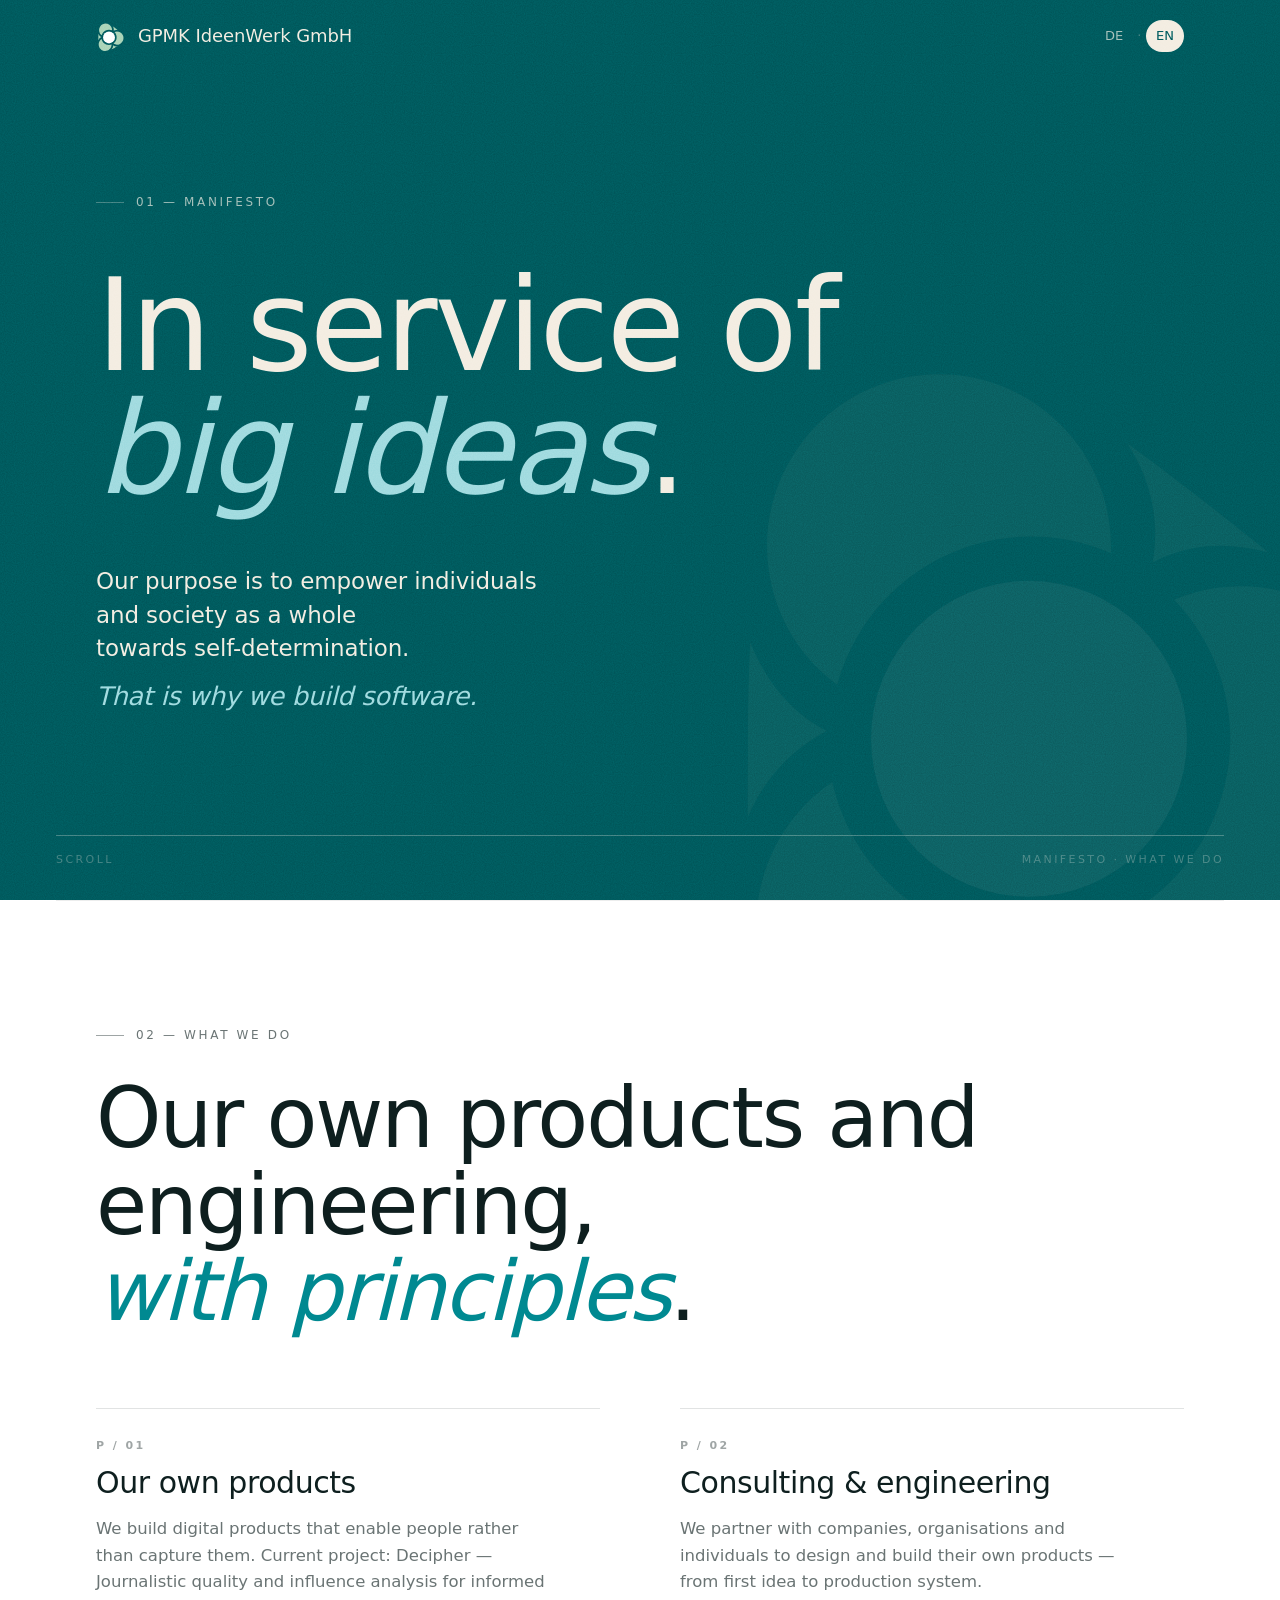
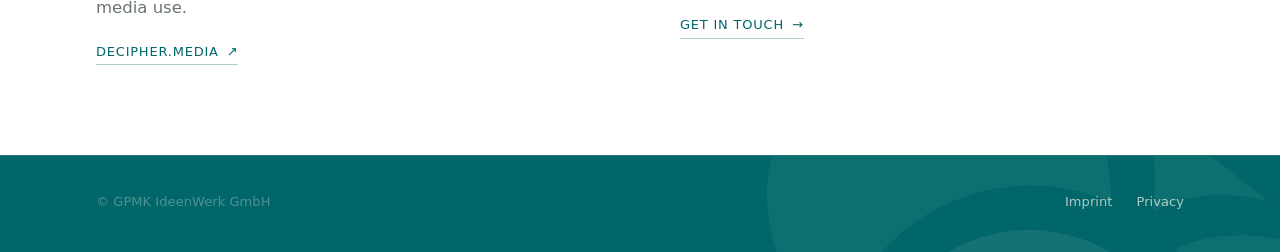
<file: index.html>
<!doctype html>
<html lang="de">
<head>
  <meta charset="utf-8" />
  <meta name="viewport" content="width=device-width, initial-scale=1" />
  <title>GPMK IdeenWerk GmbH — Großen Ideen verpflichtet.</title>
  <meta name="description" content="GPMK IdeenWerk GmbH entwickelt eigene digitale Produkte und begleitet Unternehmen bei der Software-Entwicklung. Großen Ideen verpflichtet." />
  <meta name="theme-color" content="#00666A" />

  <meta property="og:title" content="GPMK IdeenWerk GmbH" />
  <meta property="og:description" content="Großen Ideen verpflichtet. Wir bauen Software, die Menschen und Gesellschaft zur Selbstbestimmung ermutigt." />
  <meta property="og:type" content="website" />
  <meta property="og:url" content="https://gpmk.org" />
  <meta property="og:image" content="https://gpmk.org/assets/og-image.png" />
  <meta property="og:image:width" content="1200" />
  <meta property="og:image:height" content="630" />
  <meta property="og:image:type" content="image/png" />

  <meta name="twitter:card" content="summary_large_image" />
  <meta name="twitter:title" content="GPMK IdeenWerk GmbH" />
  <meta name="twitter:description" content="Großen Ideen verpflichtet. Wir bauen Software, die Menschen und Gesellschaft zur Selbstbestimmung ermutigt." />
  <meta name="twitter:image" content="https://gpmk.org/assets/og-image.png" />

  <link rel="icon" type="image/svg+xml" href="assets/gpmk-logo.svg" />

  <link rel="stylesheet" href="styles.css" />

  <script>
    // Keep URLs clean: rewrite /any/index.html → /any/
    (function () {
      var p = location.pathname;
      if (p.endsWith("/index.html")) {
        history.replaceState(null, "", p.slice(0, -10) + location.search + location.hash);
      }
    })();
  </script>
</head>
<body>

  <div class="grain" aria-hidden="true"></div>

  <header class="site" id="siteHeader">
    <div class="container header-inner">
      <a href="/" class="brand reveal-fade d1" aria-label="GPMK IdeenWerk GmbH">
        <img src="assets/gpmk-logo-dark.svg" alt="" class="brand-mark" />
        <span class="word">GPMK IdeenWerk GmbH</span>
      </a>
      <nav class="lang-toggle reveal-fade d1" aria-label="Sprache wählen">
        <button type="button" data-lang="de" aria-pressed="true">DE</button>
        <span class="sep" aria-hidden="true">·</span>
        <button type="button" data-lang="en" aria-pressed="false">EN</button>
      </nav>
    </div>
  </header>

  <main id="top">

    <section class="hero">
      <div class="vignette" aria-hidden="true"></div>
      <div class="watermark" aria-hidden="true"></div>
      <div class="container">
        <div class="hero-grid">

          <span class="eyebrow reveal d1">
            <span class="lang-block" data-lang="de">01 — Manifest</span>
            <span class="lang-block" data-lang="en">01 — Manifesto</span>
          </span>

          <h1 class="headline reveal d2">
            <span class="lang-block" data-lang="de">Großen <em>Ideen</em><br />verpflichtet.</span>
            <span class="lang-block" data-lang="en">In service of <em>big&nbsp;ideas</em>.</span>
          </h1>

          <div class="hero-prose">
            <p class="lead reveal d3">
              <span class="lang-block" data-lang="de">Unser Ziel ist es, jeden Einzelnen<br />und die Gesellschaft als Ganzes<br />zur Selbstbestimmung zu ermutigen.</span>
              <span class="lang-block" data-lang="en">Our purpose is to empower individuals<br />and society as a whole<br />towards self-determination.</span>
            </p>
            <p class="lead-tail reveal d4">
              <span class="lang-block" data-lang="de">Dafür bauen wir Software.</span>
              <span class="lang-block" data-lang="en">That is why we build software.</span>
            </p>
          </div>

        </div>
      </div>

      <div class="hero-rule reveal-fade d6" aria-hidden="true">
        <span>
          <span class="lang-block" data-lang="de">Scrollen</span>
          <span class="lang-block" data-lang="en">Scroll</span>
        </span>
        <span class="right">
          <span class="lang-block" data-lang="de">Manifest · Was wir tun</span>
          <span class="lang-block" data-lang="en">Manifesto · What we do</span>
        </span>
      </div>
    </section>

    <section class="work" id="was-wir-tun">
      <div class="container">

        <div class="section-head">
          <span class="eyebrow">
            <span class="lang-block" data-lang="de">02 — Was wir tun</span>
            <span class="lang-block" data-lang="en">02 — What we do</span>
          </span>
          <h2 class="section-title">
            <span class="lang-block" data-lang="de">Eigene Produkte und Software-Entwicklung<br /><em>mit Prinzipien</em>.</span>
            <span class="lang-block" data-lang="en">Our own products and engineering,<br /><em>with principles</em>.</span>
          </h2>
        </div>

        <div class="work-grid">

          <div class="work-item">
            <span class="work-num">P / 01</span>
            <h3>
              <span class="lang-block" data-lang="de">Eigene Produkte</span>
              <span class="lang-block" data-lang="en">Our own products</span>
            </h3>
            <p>
              <span class="lang-block" data-lang="de">Wir entwickeln digitale Produkte, die Menschen befähigen statt sie zu vereinnahmen. Aktuelles Projekt: Decipher — Journalistische Qualitäts- und Beeinflussungsanalyse für mündige Mediennutzung.</span>
              <span class="lang-block" data-lang="en">We build digital products that enable people rather than capture them. Current project: Decipher — Journalistic quality and influence analysis for informed media use.</span>
            </p>
            <a href="https://decipher.media" class="work-link" target="_blank" rel="noopener">
              decipher.media
              <span aria-hidden="true">↗</span>
            </a>
          </div>

          <div class="work-item">
            <span class="work-num">P / 02</span>
            <h3>
              <span class="lang-block" data-lang="de">Beratung &amp; Entwicklung</span>
              <span class="lang-block" data-lang="en">Consulting &amp; engineering</span>
            </h3>
            <p>
              <span class="lang-block" data-lang="de">Wir begleiten Unternehmen, Organisationen und Privatpersonen bei der Konzeption und Entwicklung eigener Produkte — von der ersten Idee bis zum produktiven System.</span>
              <span class="lang-block" data-lang="en">We partner with companies, organisations and individuals to design and build their own products — from first idea to production system.</span>
            </p>
            <a href="mailto:info@gpmk.org" class="work-link">
              <span class="lang-block" data-lang="de">Anfragen</span>
              <span class="lang-block" data-lang="en">Get in touch</span>
              <span aria-hidden="true">→</span>
            </a>
          </div>

        </div>
      </div>
    </section>

  </main>

  <footer class="site">
    <div class="watermark" aria-hidden="true"></div>
    <div class="container footer-inner">
      <span>© GPMK IdeenWerk GmbH</span>
      <div class="footer-links">
        <a href="/impressum">
          <span class="lang-block" data-lang="de">Impressum</span>
          <span class="lang-block" data-lang="en">Imprint</span>
        </a>
        <a href="/datenschutz">
          <span class="lang-block" data-lang="de">Datenschutz</span>
          <span class="lang-block" data-lang="en">Privacy</span>
        </a>
      </div>
    </div>
  </footer>

  <script src="script.js"></script>

</body>
</html>
</file>
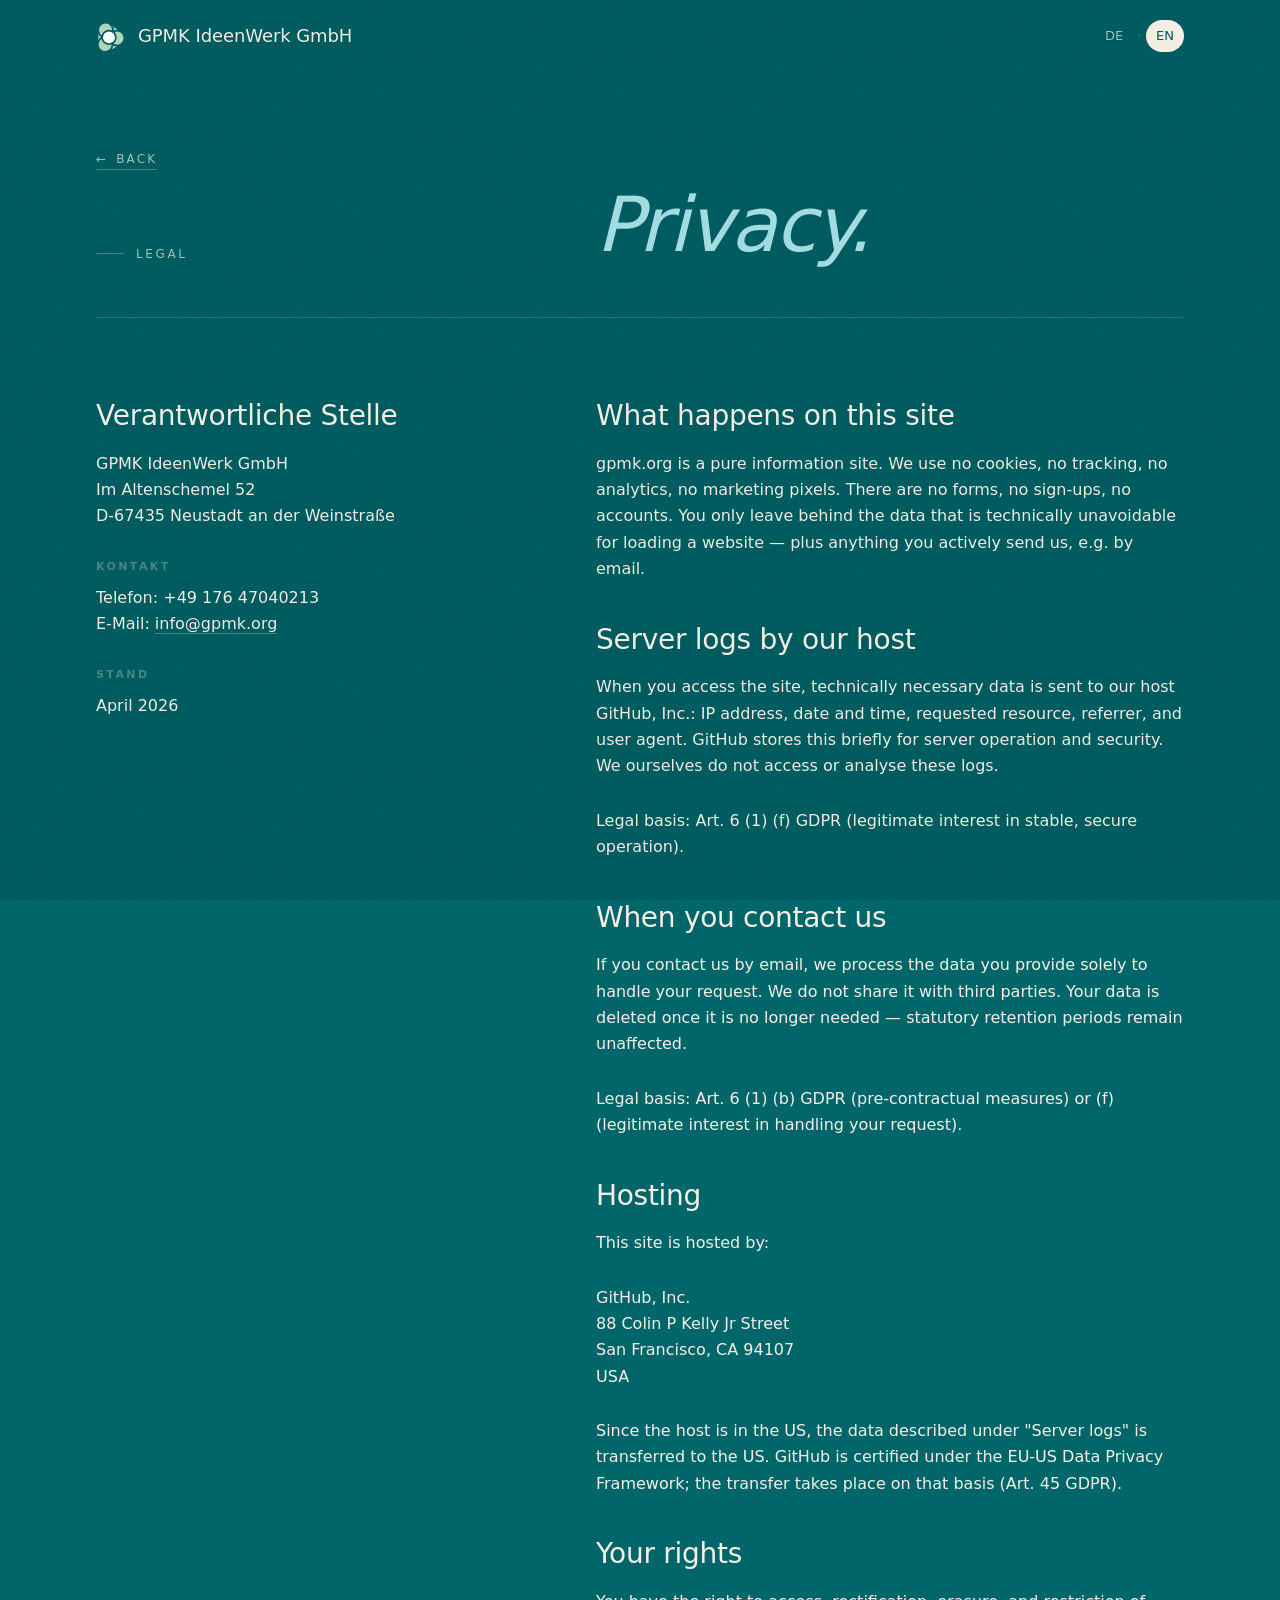
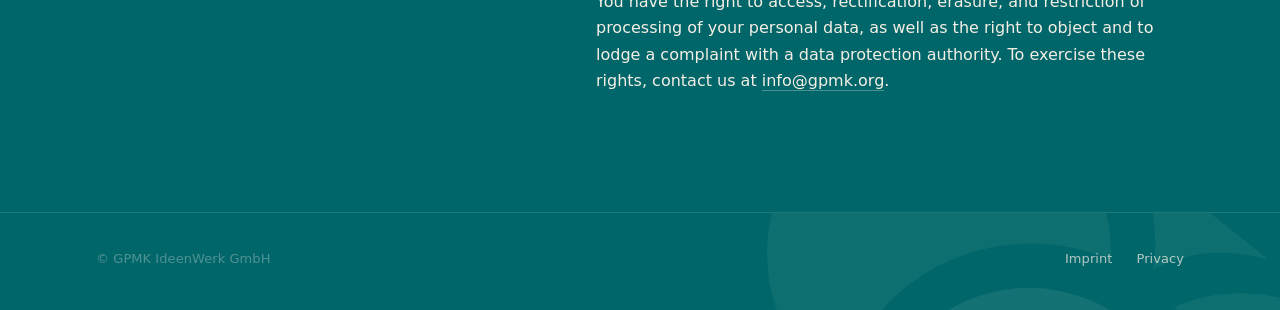
<file: datenschutz/index.html>
<!doctype html>
<html lang="de">
<head>
  <meta charset="utf-8" />
  <meta name="viewport" content="width=device-width, initial-scale=1" />
  <title>Datenschutz — GPMK IdeenWerk GmbH</title>
  <meta name="description" content="Datenschutzerklärung der GPMK IdeenWerk GmbH." />
  <meta name="theme-color" content="#00666A" />
  <meta name="robots" content="index, follow" />

  <meta property="og:title" content="Datenschutz — GPMK IdeenWerk GmbH" />
  <meta property="og:description" content="Datenschutzerklärung der GPMK IdeenWerk GmbH." />
  <meta property="og:type" content="website" />
  <meta property="og:url" content="https://gpmk.org/datenschutz" />
  <meta property="og:image" content="https://gpmk.org/assets/og-image.png" />
  <meta property="og:image:width" content="1200" />
  <meta property="og:image:height" content="630" />
  <meta property="og:image:type" content="image/png" />

  <meta name="twitter:card" content="summary_large_image" />
  <meta name="twitter:image" content="https://gpmk.org/assets/og-image.png" />

  <link rel="icon" type="image/svg+xml" href="/assets/gpmk-logo.svg" />

  <link rel="stylesheet" href="/styles.css" />

  <script>
    (function () {
      var p = location.pathname;
      if (p.endsWith("/index.html")) {
        history.replaceState(null, "", p.slice(0, -10) + location.search + location.hash);
      }
    })();
  </script>
</head>
<body>

  <div class="grain" aria-hidden="true"></div>

  <header class="site" id="siteHeader">
    <div class="container header-inner">
      <a href="/" class="brand reveal-fade d1" aria-label="GPMK IdeenWerk GmbH">
        <img src="/assets/gpmk-logo-dark.svg" alt="" class="brand-mark" />
        <span class="word">GPMK IdeenWerk GmbH</span>
      </a>
      <nav class="lang-toggle reveal-fade d1" aria-label="Sprache wählen">
        <button type="button" data-lang="de" aria-pressed="true">DE</button>
        <span class="sep" aria-hidden="true">·</span>
        <button type="button" data-lang="en" aria-pressed="false">EN</button>
      </nav>
    </div>
  </header>

  <main class="subpage legal privacy">
    <div class="container">

      <a href="/" class="back-link reveal-fade d1">
        <span class="arrow" aria-hidden="true">←</span>
        <span>
          <span class="lang-block" data-lang="de">Zurück</span>
          <span class="lang-block" data-lang="en">Back</span>
        </span>
      </a>

      <div class="subpage-head">
        <span class="eyebrow reveal d2">
          <span class="lang-block" data-lang="de">Rechtliches</span>
          <span class="lang-block" data-lang="en">Legal</span>
        </span>
        <h1 class="reveal d3">
          <span class="lang-block" data-lang="de"><em>Datenschutz.</em></span>
          <span class="lang-block" data-lang="en"><em>Privacy.</em></span>
        </h1>
      </div>

      <div class="legal-grid reveal-fade d4">

        <div class="legal-block">
          <h2>Verantwortliche Stelle</h2>
          <p>
            GPMK IdeenWerk GmbH<br />
            Im Altenschemel 52<br />
            D-67435 Neustadt an der Weinstraße
          </p>

          <h3>Kontakt</h3>
          <p>
            Telefon: +49 176 47040213<br />
            E-Mail: <a href="mailto:info@gpmk.org">info@gpmk.org</a>
          </p>

          <h3>Stand</h3>
          <p>April 2026</p>
        </div>

        <div class="legal-block">

          <h2>
            <span class="lang-block" data-lang="de">Was passiert auf dieser Website</span>
            <span class="lang-block" data-lang="en">What happens on this site</span>
          </h2>
          <p>
            <span class="lang-block" data-lang="de">gpmk.org ist eine reine Informationsseite. Wir verwenden keine Cookies, kein Tracking, keine Analyse-Tools und kein Marketing-Pixel. Es gibt keine Formulare, keine Anmeldung und kein Konto. Sie hinterlassen bei uns nur die Daten, die für den technischen Aufruf einer Website unvermeidlich sind — und solche, die Sie uns aktiv zusenden, etwa per E-Mail.</span>
            <span class="lang-block" data-lang="en">gpmk.org is a pure information site. We use no cookies, no tracking, no analytics, no marketing pixels. There are no forms, no sign-ups, no accounts. You only leave behind the data that is technically unavoidable for loading a website — plus anything you actively send us, e.g. by email.</span>
          </p>

          <h2>
            <span class="lang-block" data-lang="de">Server-Logs durch unseren Hoster</span>
            <span class="lang-block" data-lang="en">Server logs by our host</span>
          </h2>
          <p>
            <span class="lang-block" data-lang="de">Beim Aufruf der Website werden technisch notwendige Daten an unseren Hoster GitHub, Inc. übermittelt: IP-Adresse, Datum und Uhrzeit, abgerufene Ressource, Referrer und User-Agent. Diese Daten werden von GitHub zum Betrieb und zur Sicherheit der Server kurz gespeichert. Wir selbst greifen auf diese Logs nicht zu und werten sie nicht aus.</span>
            <span class="lang-block" data-lang="en">When you access the site, technically necessary data is sent to our host GitHub, Inc.: IP address, date and time, requested resource, referrer, and user agent. GitHub stores this briefly for server operation and security. We ourselves do not access or analyse these logs.</span>
          </p>
          <p>
            <span class="lang-block" data-lang="de">Rechtsgrundlage: Art. 6 Abs. 1 lit. f DSGVO (berechtigtes Interesse an einem stabilen, sicheren Betrieb der Website).</span>
            <span class="lang-block" data-lang="en">Legal basis: Art. 6 (1) (f) GDPR (legitimate interest in stable, secure operation).</span>
          </p>

          <h2>
            <span class="lang-block" data-lang="de">Wenn Sie uns kontaktieren</span>
            <span class="lang-block" data-lang="en">When you contact us</span>
          </h2>
          <p>
            <span class="lang-block" data-lang="de">Wenn Sie uns per E-Mail schreiben, verarbeiten wir Ihre angegebenen Daten ausschließlich zur Bearbeitung Ihrer Anfrage. Eine Weitergabe an Dritte findet nicht statt. Ihre Daten werden gelöscht, sobald sie nicht mehr benötigt werden — gesetzliche Aufbewahrungsfristen bleiben unberührt.</span>
            <span class="lang-block" data-lang="en">If you contact us by email, we process the data you provide solely to handle your request. We do not share it with third parties. Your data is deleted once it is no longer needed — statutory retention periods remain unaffected.</span>
          </p>
          <p>
            <span class="lang-block" data-lang="de">Rechtsgrundlage: Art. 6 Abs. 1 lit. b DSGVO (vorvertragliche Maßnahmen) bzw. lit. f DSGVO (berechtigtes Interesse an der Bearbeitung Ihrer Anfrage).</span>
            <span class="lang-block" data-lang="en">Legal basis: Art. 6 (1) (b) GDPR (pre-contractual measures) or (f) (legitimate interest in handling your request).</span>
          </p>

          <h2>
            <span class="lang-block" data-lang="de">Hosting</span>
            <span class="lang-block" data-lang="en">Hosting</span>
          </h2>
          <p>
            <span class="lang-block" data-lang="de">Diese Website wird gehostet von:</span>
            <span class="lang-block" data-lang="en">This site is hosted by:</span>
          </p>
          <p>
            GitHub, Inc.<br />
            88 Colin P Kelly Jr Street<br />
            San Francisco, CA 94107<br />
            USA
          </p>
          <p>
            <span class="lang-block" data-lang="de">Da der Hoster in den USA sitzt, werden die unter „Server-Logs" genannten Daten in die USA übermittelt. GitHub ist nach dem EU-US Data Privacy Framework zertifiziert; die Übermittlung erfolgt auf dieser Grundlage (Art. 45 DSGVO).</span>
            <span class="lang-block" data-lang="en">Since the host is in the US, the data described under "Server logs" is transferred to the US. GitHub is certified under the EU-US Data Privacy Framework; the transfer takes place on that basis (Art. 45 GDPR).</span>
          </p>

          <h2>
            <span class="lang-block" data-lang="de">Ihre Rechte</span>
            <span class="lang-block" data-lang="en">Your rights</span>
          </h2>
          <p>
            <span class="lang-block" data-lang="de">Sie haben das Recht auf Auskunft, Berichtigung, Löschung und Einschränkung der Verarbeitung Ihrer personenbezogenen Daten sowie das Recht, der Verarbeitung zu widersprechen und sich bei einer Datenschutz-Aufsichtsbehörde zu beschweren. Wenden Sie sich dafür formlos an <a href="mailto:info@gpmk.org">info@gpmk.org</a>.</span>
            <span class="lang-block" data-lang="en">You have the right to access, rectification, erasure, and restriction of processing of your personal data, as well as the right to object and to lodge a complaint with a data protection authority. To exercise these rights, contact us at <a href="mailto:info@gpmk.org">info@gpmk.org</a>.</span>
          </p>

        </div>
      </div>
    </div>
  </main>

  <footer class="site">
    <div class="watermark" aria-hidden="true"></div>
    <div class="container footer-inner">
      <span>© GPMK IdeenWerk GmbH</span>
      <div class="footer-links">
        <a href="/impressum">
          <span class="lang-block" data-lang="de">Impressum</span>
          <span class="lang-block" data-lang="en">Imprint</span>
        </a>
        <a href="/datenschutz" aria-current="page">
          <span class="lang-block" data-lang="de">Datenschutz</span>
          <span class="lang-block" data-lang="en">Privacy</span>
        </a>
      </div>
    </div>
  </footer>

  <script src="/script.js"></script>

</body>
</html>
</file>
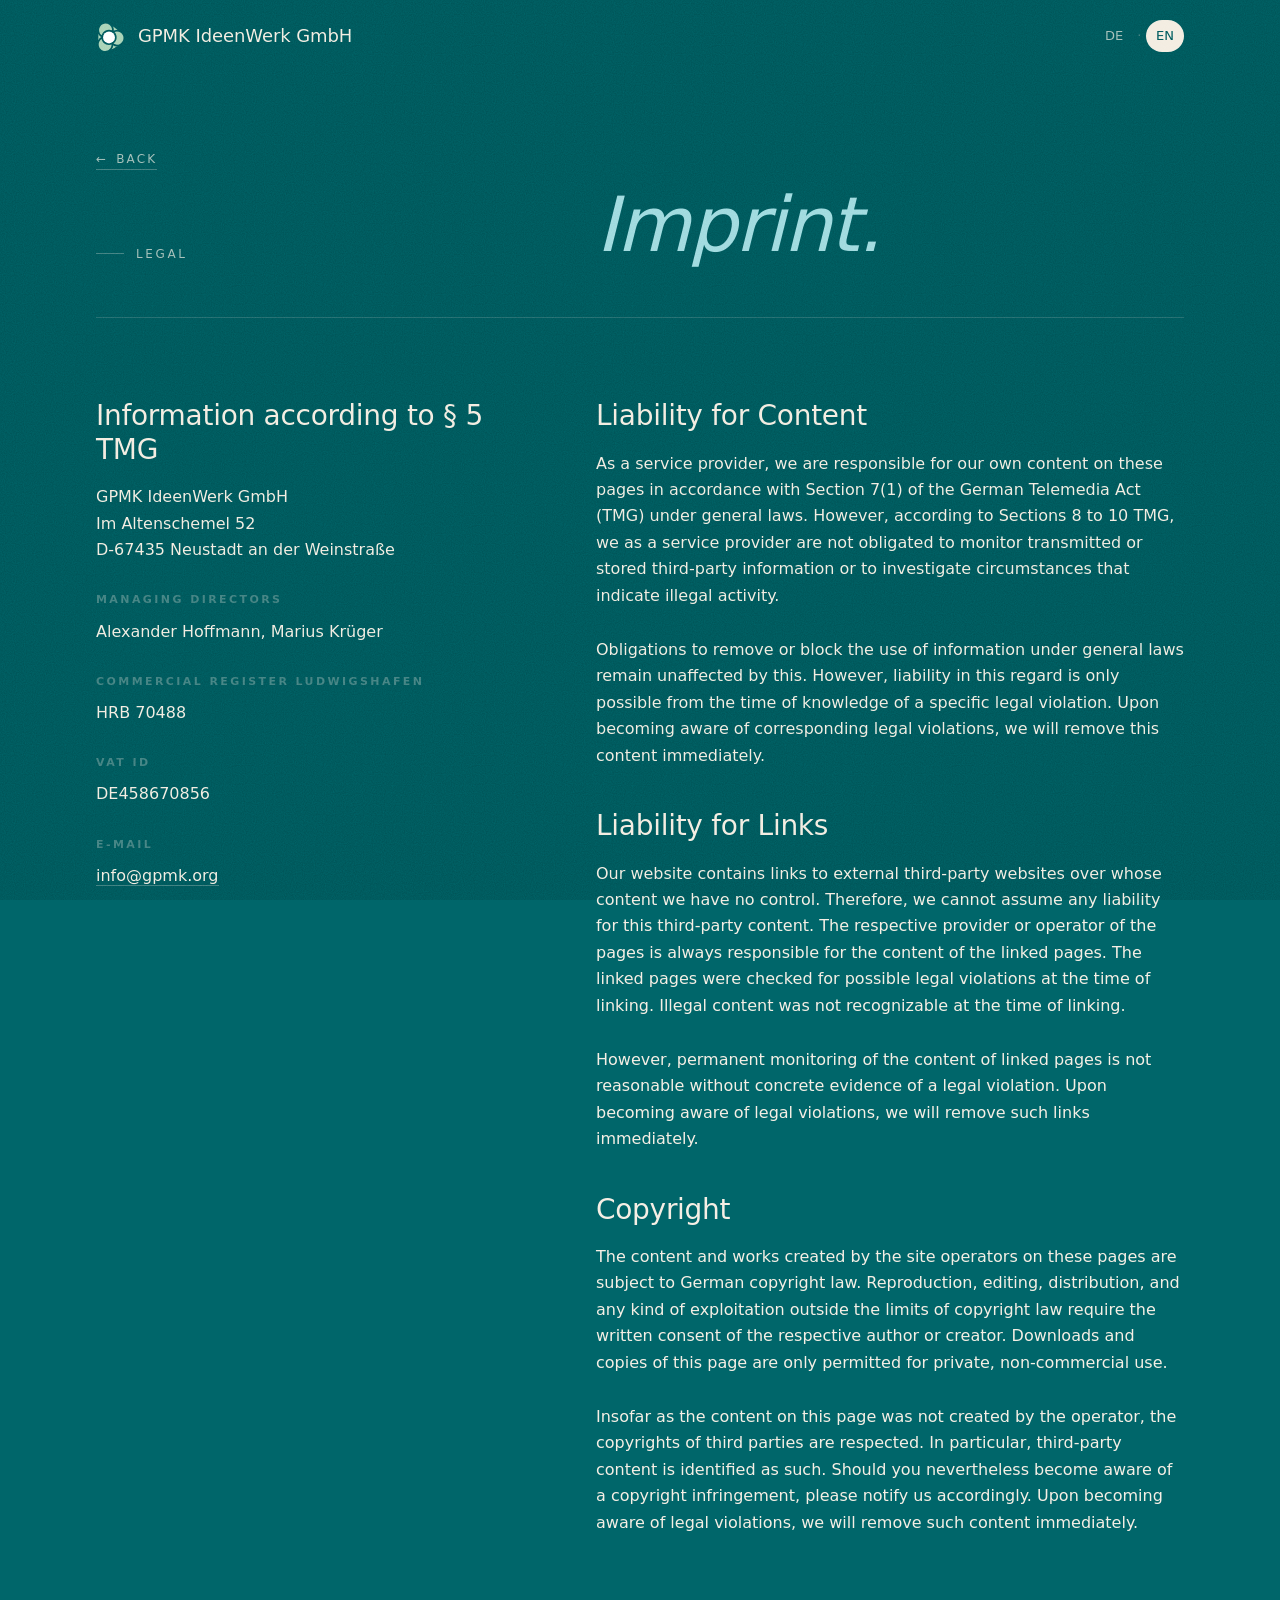
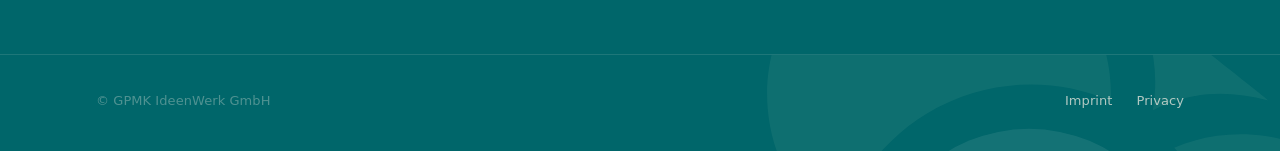
<file: impressum/index.html>
<!doctype html>
<html lang="de">
<head>
  <meta charset="utf-8" />
  <meta name="viewport" content="width=device-width, initial-scale=1" />
  <title>Impressum — GPMK IdeenWerk GmbH</title>
  <meta name="description" content="Impressum und Anbieterkennzeichnung der GPMK IdeenWerk GmbH." />
  <meta name="theme-color" content="#00666A" />
  <meta name="robots" content="index, follow" />

  <meta property="og:title" content="Impressum — GPMK IdeenWerk GmbH" />
  <meta property="og:description" content="Impressum und Anbieterkennzeichnung der GPMK IdeenWerk GmbH." />
  <meta property="og:type" content="website" />
  <meta property="og:url" content="https://gpmk.org/impressum" />
  <meta property="og:image" content="https://gpmk.org/assets/og-image.png" />
  <meta property="og:image:width" content="1200" />
  <meta property="og:image:height" content="630" />
  <meta property="og:image:type" content="image/png" />

  <meta name="twitter:card" content="summary_large_image" />
  <meta name="twitter:image" content="https://gpmk.org/assets/og-image.png" />

  <link rel="icon" type="image/svg+xml" href="/assets/gpmk-logo.svg" />

  <link rel="stylesheet" href="/styles.css" />

  <script>
    (function () {
      var p = location.pathname;
      if (p.endsWith("/index.html")) {
        history.replaceState(null, "", p.slice(0, -10) + location.search + location.hash);
      }
    })();
  </script>
</head>
<body>

  <div class="grain" aria-hidden="true"></div>

  <header class="site" id="siteHeader">
    <div class="container header-inner">
      <a href="/" class="brand reveal-fade d1" aria-label="GPMK IdeenWerk GmbH">
        <img src="/assets/gpmk-logo-dark.svg" alt="" class="brand-mark" />
        <span class="word">GPMK IdeenWerk GmbH</span>
      </a>
      <nav class="lang-toggle reveal-fade d1" aria-label="Sprache wählen">
        <button type="button" data-lang="de" aria-pressed="true">DE</button>
        <span class="sep" aria-hidden="true">·</span>
        <button type="button" data-lang="en" aria-pressed="false">EN</button>
      </nav>
    </div>
  </header>

  <main class="subpage legal">
    <div class="container">

      <a href="/" class="back-link reveal-fade d1">
        <span class="arrow" aria-hidden="true">←</span>
        <span>
          <span class="lang-block" data-lang="de">Zurück</span>
          <span class="lang-block" data-lang="en">Back</span>
        </span>
      </a>

      <div class="subpage-head">
        <span class="eyebrow reveal d2">
          <span class="lang-block" data-lang="de">Rechtliches</span>
          <span class="lang-block" data-lang="en">Legal</span>
        </span>
        <h1 class="reveal d3">
          <span class="lang-block" data-lang="de"><em>Impressum.</em></span>
          <span class="lang-block" data-lang="en"><em>Imprint.</em></span>
        </h1>
      </div>

      <div class="legal-grid reveal-fade d4">

        <div class="legal-block">
          <h2>
            <span class="lang-block" data-lang="de">Angaben gemäß § 5 TMG</span>
            <span class="lang-block" data-lang="en">Information according to § 5 TMG</span>
          </h2>
          <p>
            GPMK IdeenWerk GmbH<br />
            Im Altenschemel 52<br />
            D-67435 Neustadt an der Weinstraße
          </p>

          <h3>
            <span class="lang-block" data-lang="de">Geschäftsführer</span>
            <span class="lang-block" data-lang="en">Managing Directors</span>
          </h3>
          <p>Alexander Hoffmann, Marius Krüger</p>

          <h3>
            <span class="lang-block" data-lang="de">Handelsregister Ludwigshafen</span>
            <span class="lang-block" data-lang="en">Commercial Register Ludwigshafen</span>
          </h3>
          <p>HRB 70488</p>

          <h3>
            <span class="lang-block" data-lang="de">USt-ID</span>
            <span class="lang-block" data-lang="en">VAT ID</span>
          </h3>
          <p>DE458670856</p>

          <h3>E-Mail</h3>
          <p><a href="mailto:info@gpmk.org">info@gpmk.org</a></p>
        </div>

        <div class="legal-block">
          <h2>
            <span class="lang-block" data-lang="de">Haftung für Inhalte</span>
            <span class="lang-block" data-lang="en">Liability for Content</span>
          </h2>
          <p>
            <span class="lang-block" data-lang="de">Als Diensteanbieter sind wir gemäß § 7 Abs. 1 TMG für eigene Inhalte auf diesen Seiten nach den allgemeinen Gesetzen verantwortlich. Nach §§ 8 bis 10 TMG sind wir als Diensteanbieter jedoch nicht verpflichtet, übermittelte oder gespeicherte fremde Informationen zu überwachen oder nach Umständen zu forschen, die auf eine rechtswidrige Tätigkeit hinweisen.</span>
            <span class="lang-block" data-lang="en">As a service provider, we are responsible for our own content on these pages in accordance with Section 7(1) of the German Telemedia Act (TMG) under general laws. However, according to Sections 8 to 10 TMG, we as a service provider are not obligated to monitor transmitted or stored third-party information or to investigate circumstances that indicate illegal activity.</span>
          </p>
          <p>
            <span class="lang-block" data-lang="de">Verpflichtungen zur Entfernung oder Sperrung der Nutzung von Informationen nach den allgemeinen Gesetzen bleiben hiervon unberührt. Eine diesbezügliche Haftung ist jedoch erst ab dem Zeitpunkt der Kenntnis einer konkreten Rechtsverletzung möglich. Bei Bekanntwerden von entsprechenden Rechtsverletzungen werden wir diese Inhalte umgehend entfernen.</span>
            <span class="lang-block" data-lang="en">Obligations to remove or block the use of information under general laws remain unaffected by this. However, liability in this regard is only possible from the time of knowledge of a specific legal violation. Upon becoming aware of corresponding legal violations, we will remove this content immediately.</span>
          </p>

          <h2>
            <span class="lang-block" data-lang="de">Haftung für Links</span>
            <span class="lang-block" data-lang="en">Liability for Links</span>
          </h2>
          <p>
            <span class="lang-block" data-lang="de">Unser Angebot enthält Links zu externen Webseiten Dritter, auf deren Inhalte wir keinen Einfluss haben. Deshalb können wir für diese fremden Inhalte auch keine Gewähr übernehmen. Für die Inhalte der verlinkten Seiten ist stets der jeweilige Anbieter oder Betreiber der Seiten verantwortlich. Die verlinkten Seiten wurden zum Zeitpunkt der Verlinkung auf mögliche Rechtsverstöße überprüft. Rechtswidrige Inhalte waren zum Zeitpunkt der Verlinkung nicht erkennbar.</span>
            <span class="lang-block" data-lang="en">Our website contains links to external third-party websites over whose content we have no control. Therefore, we cannot assume any liability for this third-party content. The respective provider or operator of the pages is always responsible for the content of the linked pages. The linked pages were checked for possible legal violations at the time of linking. Illegal content was not recognizable at the time of linking.</span>
          </p>
          <p>
            <span class="lang-block" data-lang="de">Eine permanente inhaltliche Kontrolle der verlinkten Seiten ist jedoch ohne konkrete Anhaltspunkte einer Rechtsverletzung nicht zumutbar. Bei Bekanntwerden von Rechtsverletzungen werden wir derartige Links umgehend entfernen.</span>
            <span class="lang-block" data-lang="en">However, permanent monitoring of the content of linked pages is not reasonable without concrete evidence of a legal violation. Upon becoming aware of legal violations, we will remove such links immediately.</span>
          </p>

          <h2>
            <span class="lang-block" data-lang="de">Urheberrecht</span>
            <span class="lang-block" data-lang="en">Copyright</span>
          </h2>
          <p>
            <span class="lang-block" data-lang="de">Die durch die Seitenbetreiber erstellten Inhalte und Werke auf diesen Seiten unterliegen dem deutschen Urheberrecht. Die Vervielfältigung, Bearbeitung, Verbreitung und jede Art der Verwertung außerhalb der Grenzen des Urheberrechtes bedürfen der schriftlichen Zustimmung des jeweiligen Autors bzw. Erstellers. Downloads und Kopien dieser Seite sind nur für den privaten, nicht kommerziellen Gebrauch gestattet.</span>
            <span class="lang-block" data-lang="en">The content and works created by the site operators on these pages are subject to German copyright law. Reproduction, editing, distribution, and any kind of exploitation outside the limits of copyright law require the written consent of the respective author or creator. Downloads and copies of this page are only permitted for private, non-commercial use.</span>
          </p>
          <p>
            <span class="lang-block" data-lang="de">Soweit die Inhalte auf dieser Seite nicht vom Betreiber erstellt wurden, werden die Urheberrechte Dritter beachtet. Insbesondere werden Inhalte Dritter als solche gekennzeichnet. Sollten Sie trotzdem auf eine Urheberrechtsverletzung aufmerksam werden, bitten wir um einen entsprechenden Hinweis. Bei Bekanntwerden von Rechtsverletzungen werden wir derartige Inhalte umgehend entfernen.</span>
            <span class="lang-block" data-lang="en">Insofar as the content on this page was not created by the operator, the copyrights of third parties are respected. In particular, third-party content is identified as such. Should you nevertheless become aware of a copyright infringement, please notify us accordingly. Upon becoming aware of legal violations, we will remove such content immediately.</span>
          </p>
        </div>

      </div>
    </div>
  </main>

  <footer class="site">
    <div class="watermark" aria-hidden="true"></div>
    <div class="container footer-inner">
      <span>© GPMK IdeenWerk GmbH</span>
      <div class="footer-links">
        <a href="/impressum" aria-current="page">
          <span class="lang-block" data-lang="de">Impressum</span>
          <span class="lang-block" data-lang="en">Imprint</span>
        </a>
        <a href="/datenschutz">
          <span class="lang-block" data-lang="de">Datenschutz</span>
          <span class="lang-block" data-lang="en">Privacy</span>
        </a>
      </div>
    </div>
  </footer>

  <script src="/script.js"></script>

</body>
</html>
</file>
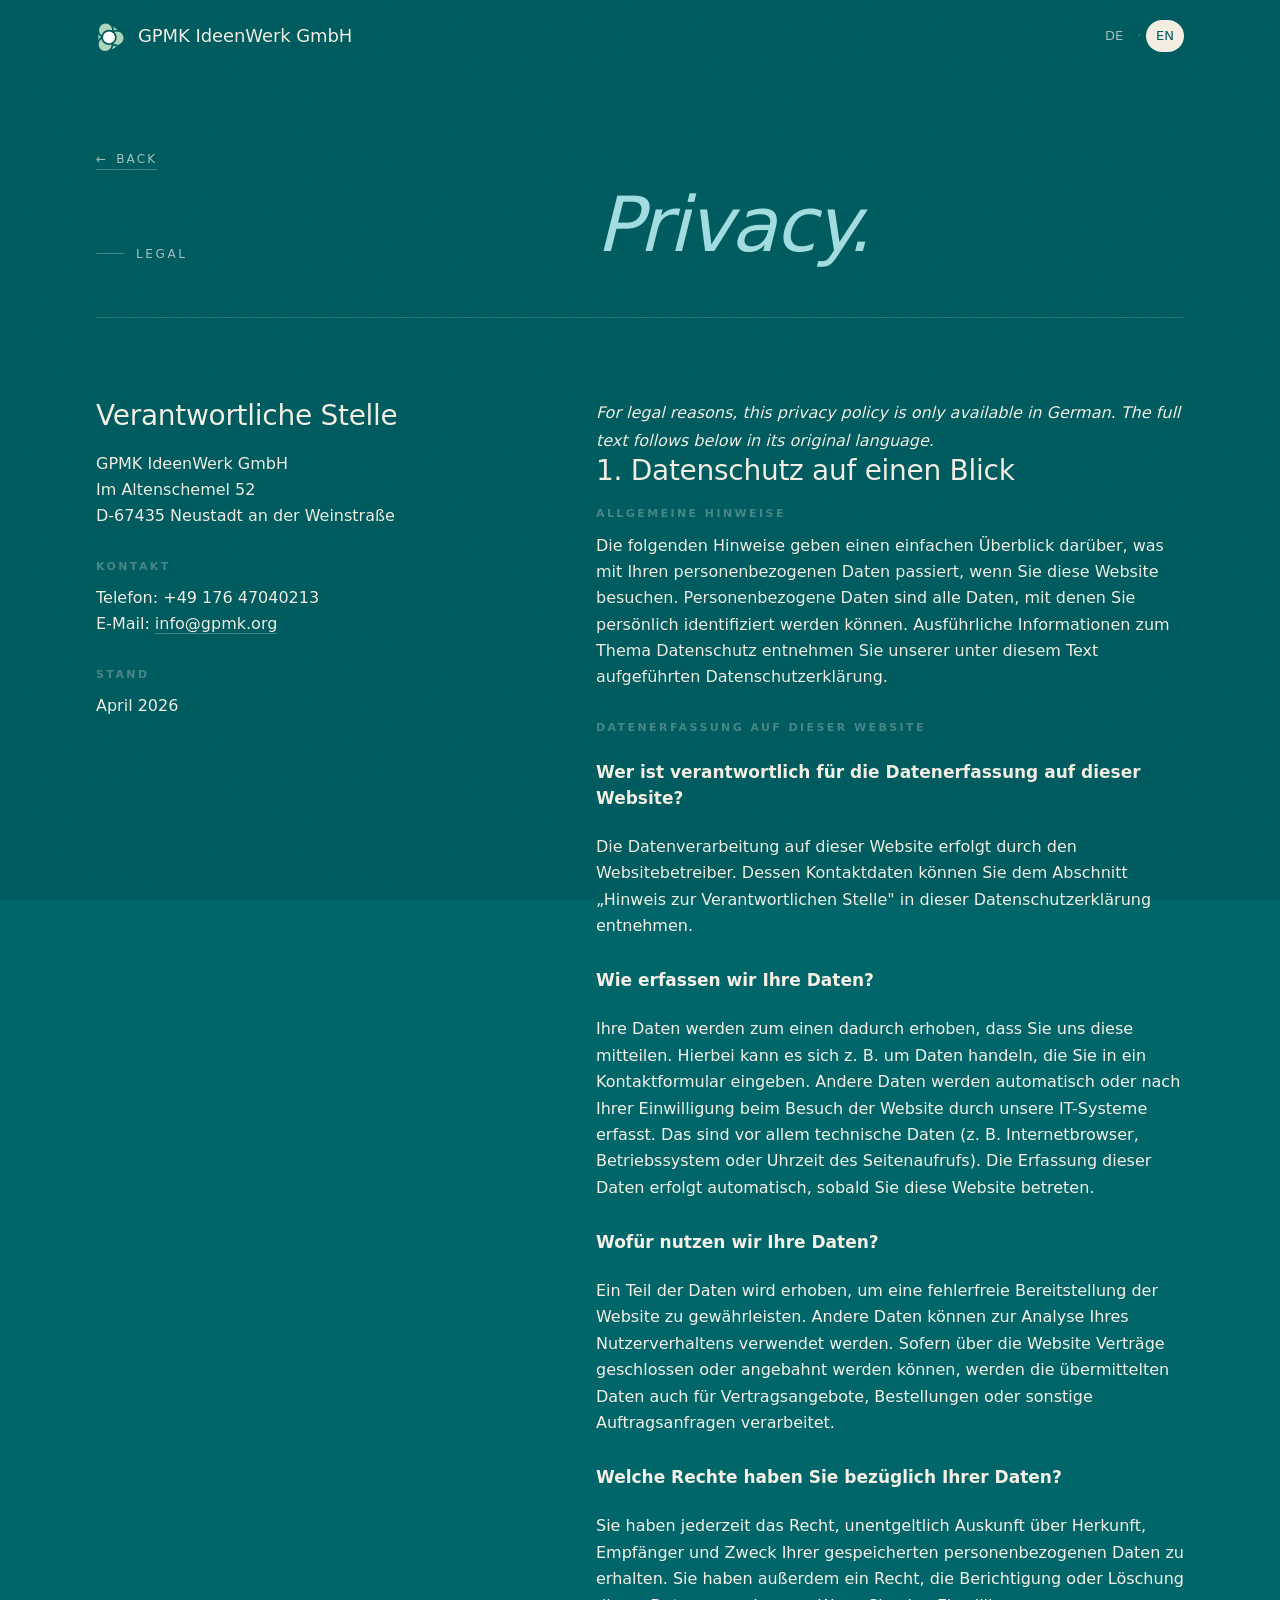
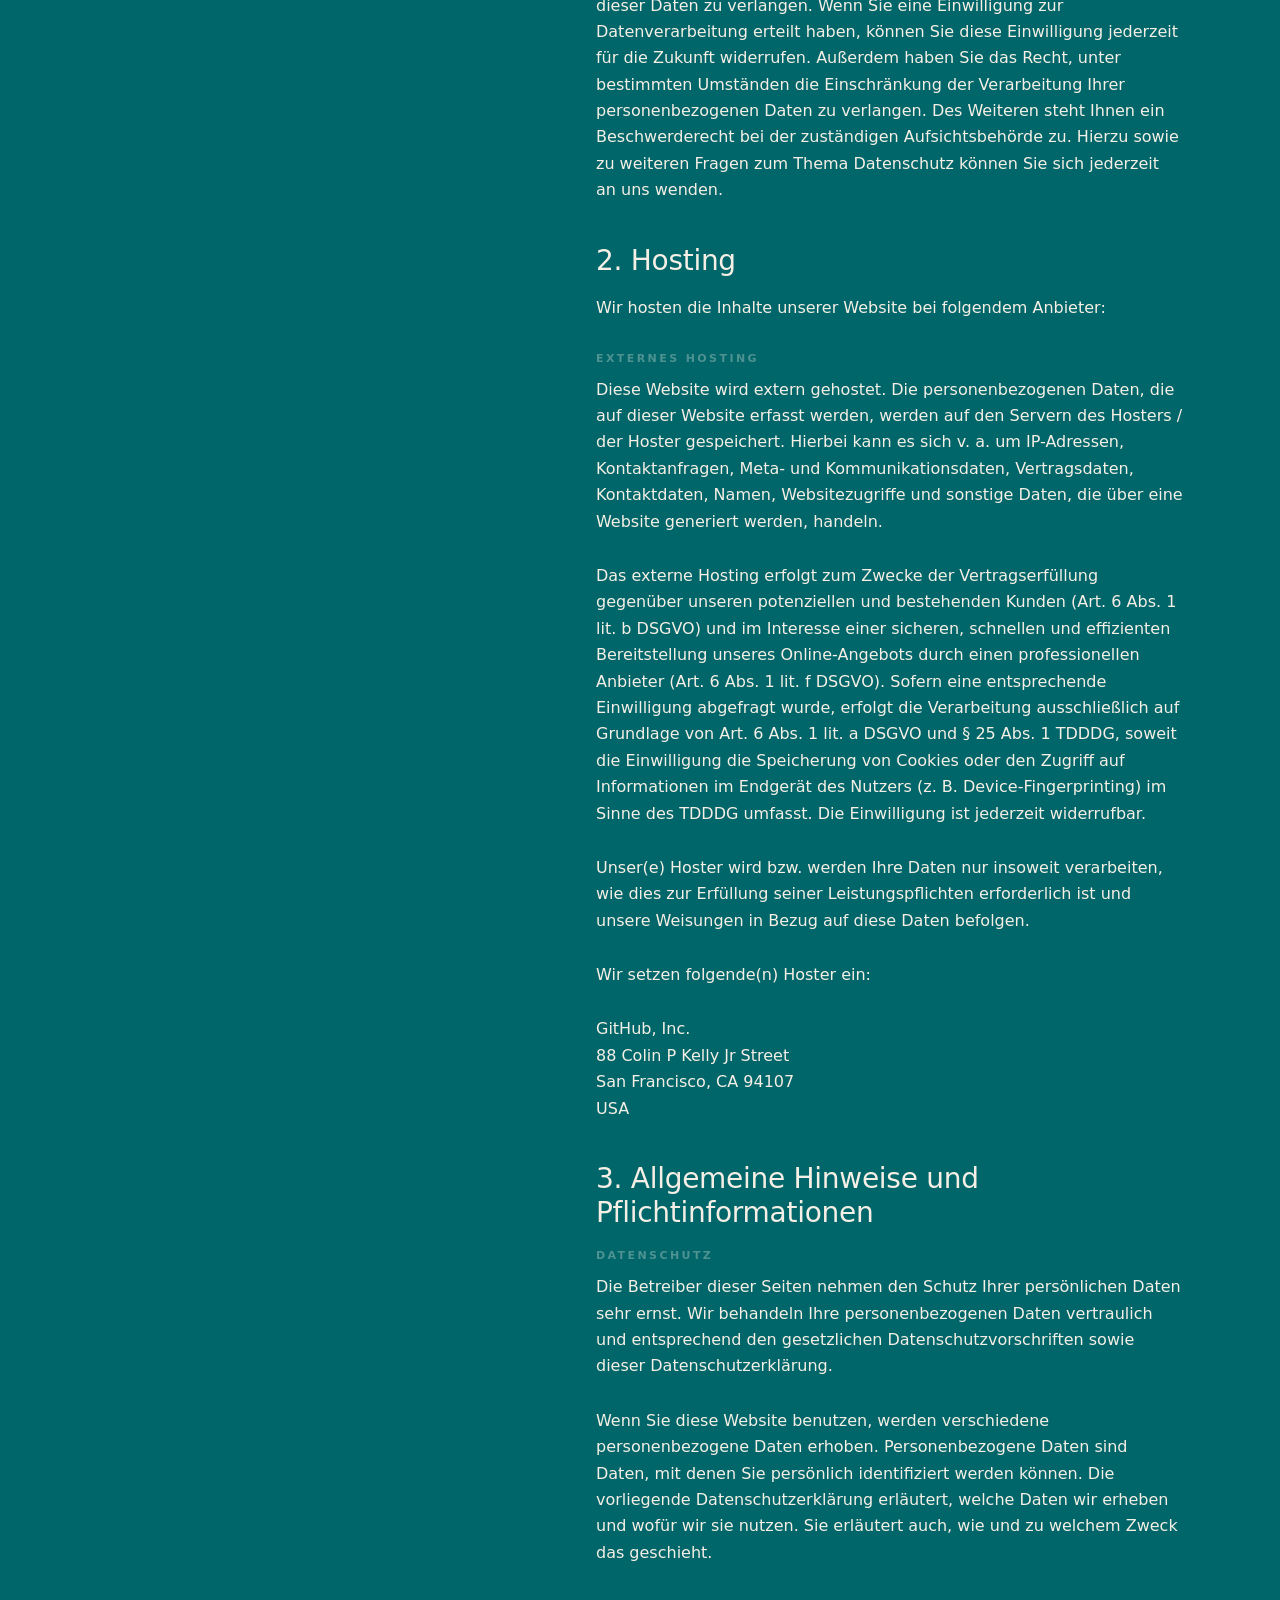
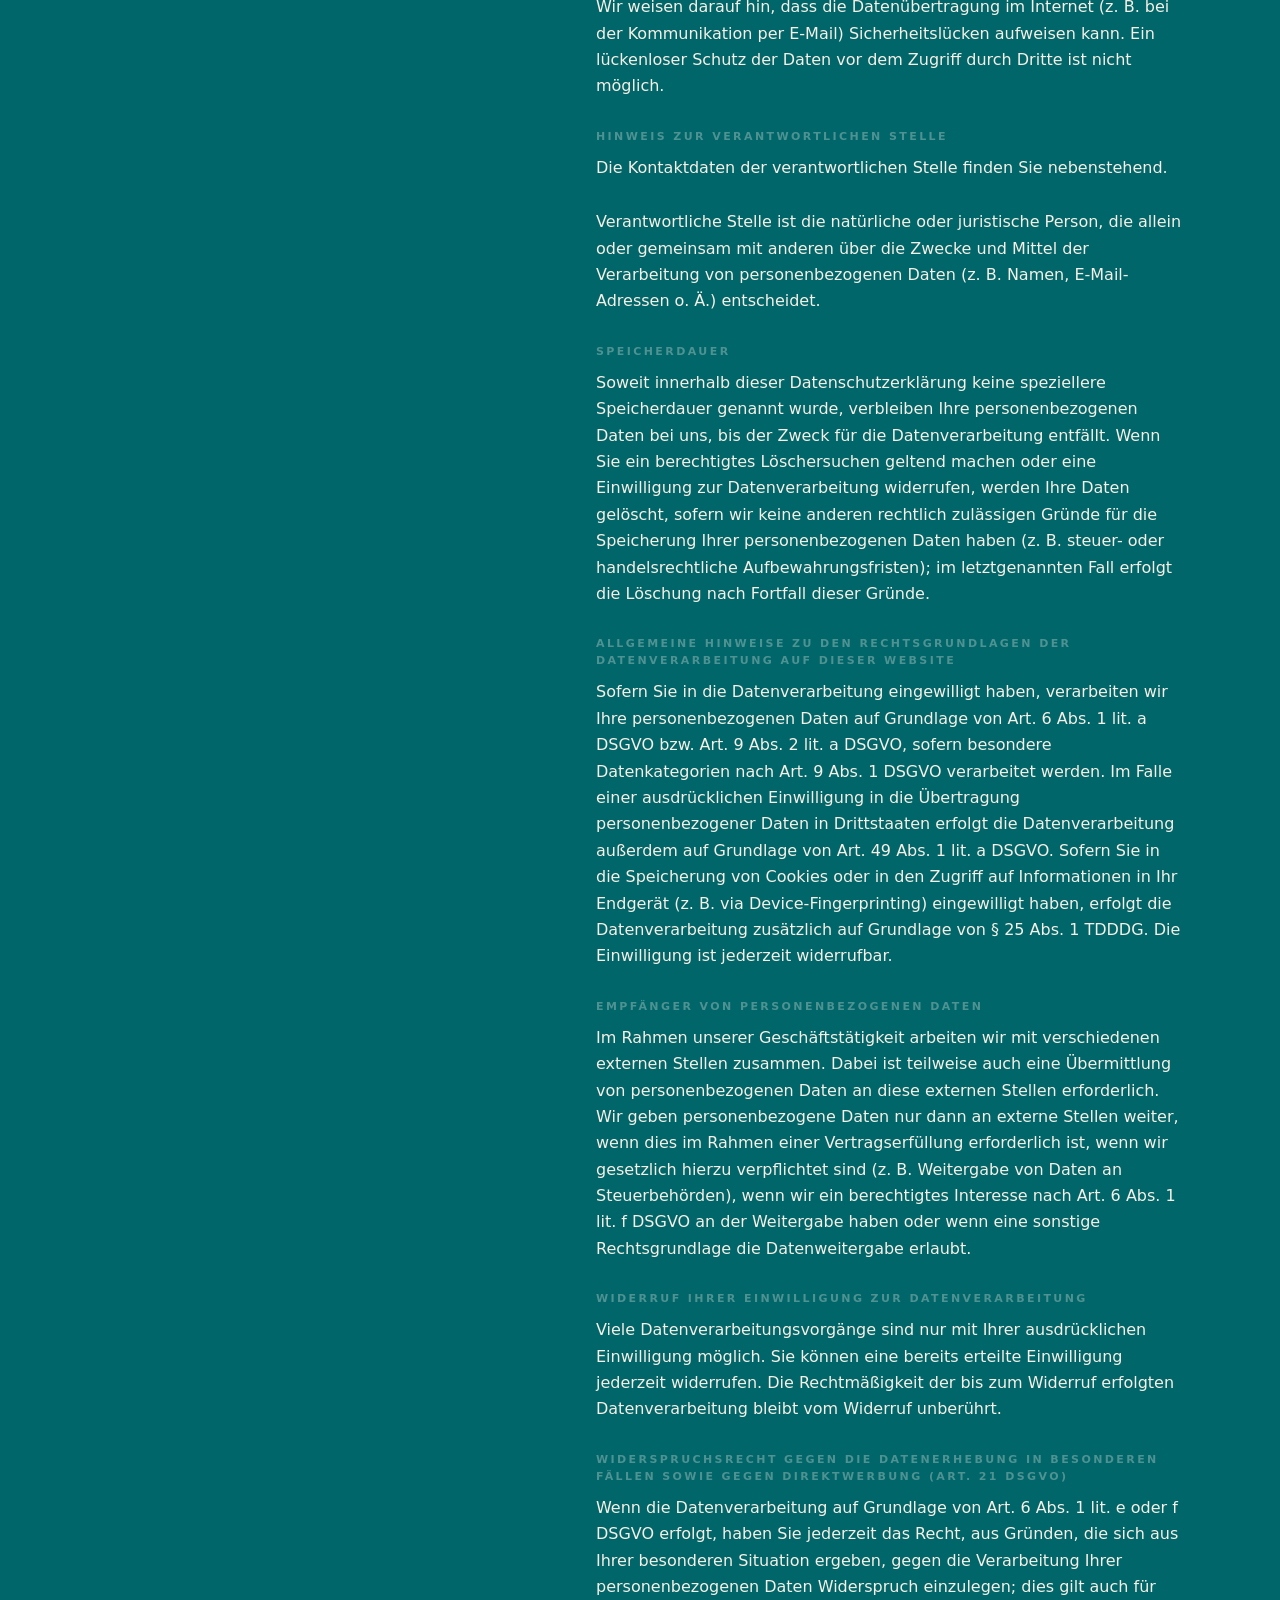
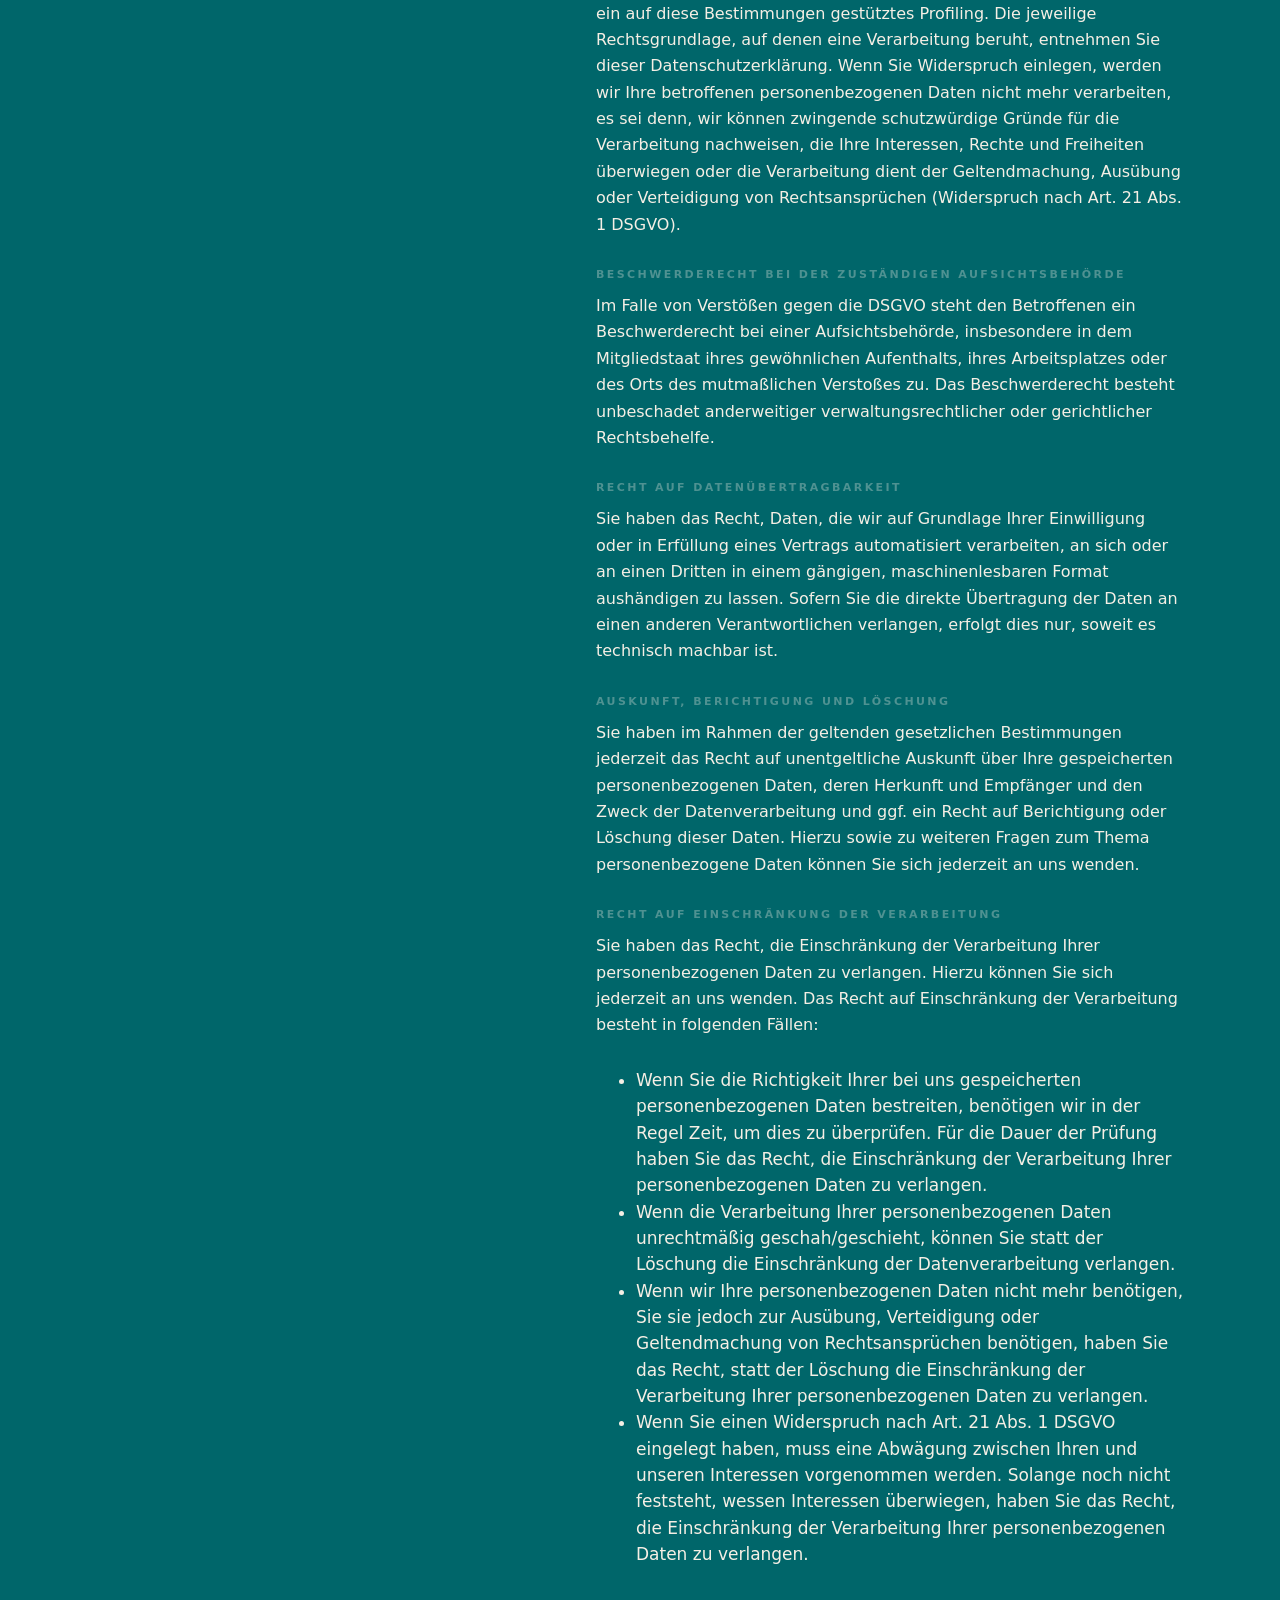
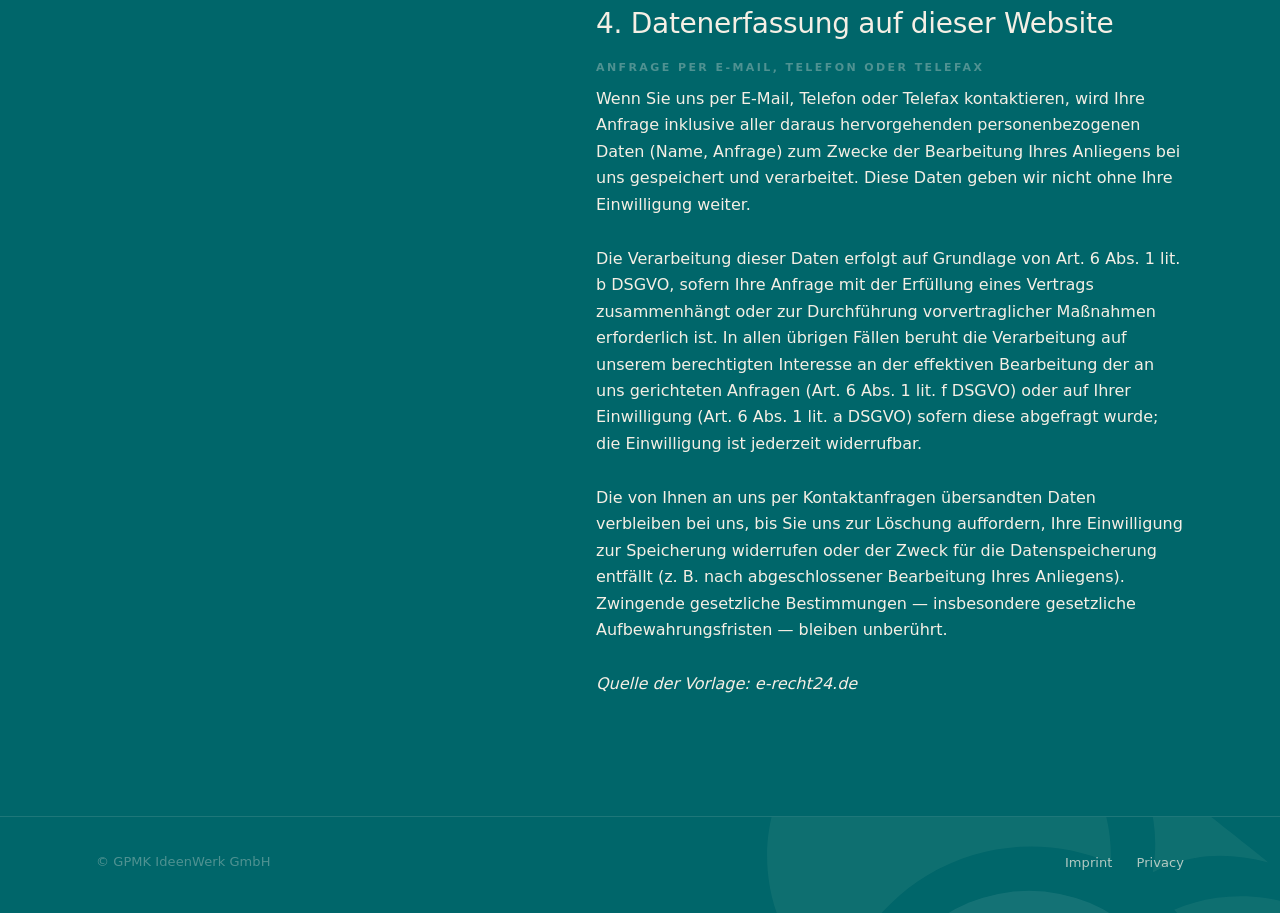
<file: datenschutz.html>
<!doctype html>
<html lang="de">
<head>
  <meta charset="utf-8" />
  <meta name="viewport" content="width=device-width, initial-scale=1" />
  <title>Datenschutz — GPMK IdeenWerk GmbH</title>
  <meta name="description" content="Datenschutzerklärung der GPMK IdeenWerk GmbH." />
  <meta name="theme-color" content="#00666A" />
  <meta name="robots" content="index, follow" />

  <meta property="og:title" content="Datenschutz — GPMK IdeenWerk GmbH" />
  <meta property="og:description" content="Datenschutzerklärung der GPMK IdeenWerk GmbH." />
  <meta property="og:type" content="website" />
  <meta property="og:url" content="https://gpmk.org/datenschutz.html" />
  <meta property="og:image" content="https://gpmk.org/assets/og-image.png" />
  <meta property="og:image:width" content="1200" />
  <meta property="og:image:height" content="630" />
  <meta property="og:image:type" content="image/png" />

  <meta name="twitter:card" content="summary_large_image" />
  <meta name="twitter:image" content="https://gpmk.org/assets/og-image.png" />

  <link rel="icon" type="image/svg+xml" href="assets/gpmk-logo.svg" />

  <link rel="stylesheet" href="styles.css" />
</head>
<body>

  <div class="grain" aria-hidden="true"></div>

  <header class="site" id="siteHeader">
    <div class="container header-inner">
      <a href="/" class="brand reveal-fade d1" aria-label="GPMK IdeenWerk GmbH">
        <img src="assets/gpmk-logo-dark.svg" alt="" class="brand-mark" />
        <span class="word">GPMK IdeenWerk GmbH</span>
      </a>
      <nav class="lang-toggle reveal-fade d1" aria-label="Sprache wählen">
        <button type="button" data-lang="de" aria-pressed="true">DE</button>
        <span class="sep" aria-hidden="true">·</span>
        <button type="button" data-lang="en" aria-pressed="false">EN</button>
      </nav>
    </div>
  </header>

  <main class="subpage legal privacy">
    <div class="container">

      <a href="/" class="back-link reveal-fade d1">
        <span class="arrow" aria-hidden="true">←</span>
        <span>
          <span class="lang-block" data-lang="de">Zurück</span>
          <span class="lang-block" data-lang="en">Back</span>
        </span>
      </a>

      <div class="subpage-head">
        <span class="eyebrow reveal d2">
          <span class="lang-block" data-lang="de">Rechtliches</span>
          <span class="lang-block" data-lang="en">Legal</span>
        </span>
        <h1 class="reveal d3">
          <span class="lang-block" data-lang="de"><em>Datenschutz.</em></span>
          <span class="lang-block" data-lang="en"><em>Privacy.</em></span>
        </h1>
      </div>

      <div class="legal-grid reveal-fade d4">

        <div class="legal-block">
          <h2>Verantwortliche Stelle</h2>
          <p>
            GPMK IdeenWerk GmbH<br />
            Im Altenschemel 52<br />
            D-67435 Neustadt an der Weinstraße
          </p>

          <h3>Kontakt</h3>
          <p>
            Telefon: +49 176 47040213<br />
            E-Mail: <a href="mailto:info@gpmk.org">info@gpmk.org</a>
          </p>

          <h3>Stand</h3>
          <p>April 2026</p>
        </div>

        <div class="legal-block">

          <p class="lang-block en-note" data-lang="en"><em>For legal reasons, this privacy policy is only available in German. The full text follows below in its original language.</em></p>

          <h2>1. Datenschutz auf einen Blick</h2>

          <h3>Allgemeine Hinweise</h3>
          <p>Die folgenden Hinweise geben einen einfachen Überblick darüber, was mit Ihren personenbezogenen Daten passiert, wenn Sie diese Website besuchen. Personenbezogene Daten sind alle Daten, mit denen Sie persönlich identifiziert werden können. Ausführliche Informationen zum Thema Datenschutz entnehmen Sie unserer unter diesem Text aufgeführten Datenschutzerklärung.</p>

          <h3>Datenerfassung auf dieser Website</h3>

          <h4>Wer ist verantwortlich für die Datenerfassung auf dieser Website?</h4>
          <p>Die Datenverarbeitung auf dieser Website erfolgt durch den Websitebetreiber. Dessen Kontaktdaten können Sie dem Abschnitt „Hinweis zur Verantwortlichen Stelle" in dieser Datenschutzerklärung entnehmen.</p>

          <h4>Wie erfassen wir Ihre Daten?</h4>
          <p>Ihre Daten werden zum einen dadurch erhoben, dass Sie uns diese mitteilen. Hierbei kann es sich z. B. um Daten handeln, die Sie in ein Kontaktformular eingeben. Andere Daten werden automatisch oder nach Ihrer Einwilligung beim Besuch der Website durch unsere IT-Systeme erfasst. Das sind vor allem technische Daten (z. B. Internetbrowser, Betriebssystem oder Uhrzeit des Seitenaufrufs). Die Erfassung dieser Daten erfolgt automatisch, sobald Sie diese Website betreten.</p>

          <h4>Wofür nutzen wir Ihre Daten?</h4>
          <p>Ein Teil der Daten wird erhoben, um eine fehlerfreie Bereitstellung der Website zu gewährleisten. Andere Daten können zur Analyse Ihres Nutzerverhaltens verwendet werden. Sofern über die Website Verträge geschlossen oder angebahnt werden können, werden die übermittelten Daten auch für Vertragsangebote, Bestellungen oder sonstige Auftragsanfragen verarbeitet.</p>

          <h4>Welche Rechte haben Sie bezüglich Ihrer Daten?</h4>
          <p>Sie haben jederzeit das Recht, unentgeltlich Auskunft über Herkunft, Empfänger und Zweck Ihrer gespeicherten personenbezogenen Daten zu erhalten. Sie haben außerdem ein Recht, die Berichtigung oder Löschung dieser Daten zu verlangen. Wenn Sie eine Einwilligung zur Datenverarbeitung erteilt haben, können Sie diese Einwilligung jederzeit für die Zukunft widerrufen. Außerdem haben Sie das Recht, unter bestimmten Umständen die Einschränkung der Verarbeitung Ihrer personenbezogenen Daten zu verlangen. Des Weiteren steht Ihnen ein Beschwerderecht bei der zuständigen Aufsichtsbehörde zu. Hierzu sowie zu weiteren Fragen zum Thema Datenschutz können Sie sich jederzeit an uns wenden.</p>

          <h2>2. Hosting</h2>

          <p>Wir hosten die Inhalte unserer Website bei folgendem Anbieter:</p>

          <h3>Externes Hosting</h3>
          <p>Diese Website wird extern gehostet. Die personenbezogenen Daten, die auf dieser Website erfasst werden, werden auf den Servern des Hosters / der Hoster gespeichert. Hierbei kann es sich v. a. um IP-Adressen, Kontaktanfragen, Meta- und Kommunikationsdaten, Vertragsdaten, Kontaktdaten, Namen, Websitezugriffe und sonstige Daten, die über eine Website generiert werden, handeln.</p>
          <p>Das externe Hosting erfolgt zum Zwecke der Vertragserfüllung gegenüber unseren potenziellen und bestehenden Kunden (Art. 6 Abs. 1 lit. b DSGVO) und im Interesse einer sicheren, schnellen und effizienten Bereitstellung unseres Online-Angebots durch einen professionellen Anbieter (Art. 6 Abs. 1 lit. f DSGVO). Sofern eine entsprechende Einwilligung abgefragt wurde, erfolgt die Verarbeitung ausschließlich auf Grundlage von Art. 6 Abs. 1 lit. a DSGVO und § 25 Abs. 1 TDDDG, soweit die Einwilligung die Speicherung von Cookies oder den Zugriff auf Informationen im Endgerät des Nutzers (z. B. Device-Fingerprinting) im Sinne des TDDDG umfasst. Die Einwilligung ist jederzeit widerrufbar.</p>
          <p>Unser(e) Hoster wird bzw. werden Ihre Daten nur insoweit verarbeiten, wie dies zur Erfüllung seiner Leistungspflichten erforderlich ist und unsere Weisungen in Bezug auf diese Daten befolgen.</p>
          <p>Wir setzen folgende(n) Hoster ein:</p>
          <p>
            GitHub, Inc.<br />
            88 Colin P Kelly Jr Street<br />
            San Francisco, CA 94107<br />
            USA
          </p>

          <h2>3. Allgemeine Hinweise und Pflichtinformationen</h2>

          <h3>Datenschutz</h3>
          <p>Die Betreiber dieser Seiten nehmen den Schutz Ihrer persönlichen Daten sehr ernst. Wir behandeln Ihre personenbezogenen Daten vertraulich und entsprechend den gesetzlichen Datenschutzvorschriften sowie dieser Datenschutzerklärung.</p>
          <p>Wenn Sie diese Website benutzen, werden verschiedene personenbezogene Daten erhoben. Personenbezogene Daten sind Daten, mit denen Sie persönlich identifiziert werden können. Die vorliegende Datenschutzerklärung erläutert, welche Daten wir erheben und wofür wir sie nutzen. Sie erläutert auch, wie und zu welchem Zweck das geschieht.</p>
          <p>Wir weisen darauf hin, dass die Datenübertragung im Internet (z. B. bei der Kommunikation per E-Mail) Sicherheitslücken aufweisen kann. Ein lückenloser Schutz der Daten vor dem Zugriff durch Dritte ist nicht möglich.</p>

          <h3>Hinweis zur verantwortlichen Stelle</h3>
          <p>Die Kontaktdaten der verantwortlichen Stelle finden Sie nebenstehend.</p>
          <p>Verantwortliche Stelle ist die natürliche oder juristische Person, die allein oder gemeinsam mit anderen über die Zwecke und Mittel der Verarbeitung von personenbezogenen Daten (z. B. Namen, E-Mail-Adressen o. Ä.) entscheidet.</p>

          <h3>Speicherdauer</h3>
          <p>Soweit innerhalb dieser Datenschutzerklärung keine speziellere Speicherdauer genannt wurde, verbleiben Ihre personenbezogenen Daten bei uns, bis der Zweck für die Datenverarbeitung entfällt. Wenn Sie ein berechtigtes Löschersuchen geltend machen oder eine Einwilligung zur Datenverarbeitung widerrufen, werden Ihre Daten gelöscht, sofern wir keine anderen rechtlich zulässigen Gründe für die Speicherung Ihrer personenbezogenen Daten haben (z. B. steuer- oder handelsrechtliche Aufbewahrungsfristen); im letztgenannten Fall erfolgt die Löschung nach Fortfall dieser Gründe.</p>

          <h3>Allgemeine Hinweise zu den Rechtsgrundlagen der Datenverarbeitung auf dieser Website</h3>
          <p>Sofern Sie in die Datenverarbeitung eingewilligt haben, verarbeiten wir Ihre personenbezogenen Daten auf Grundlage von Art. 6 Abs. 1 lit. a DSGVO bzw. Art. 9 Abs. 2 lit. a DSGVO, sofern besondere Datenkategorien nach Art. 9 Abs. 1 DSGVO verarbeitet werden. Im Falle einer ausdrücklichen Einwilligung in die Übertragung personenbezogener Daten in Drittstaaten erfolgt die Datenverarbeitung außerdem auf Grundlage von Art. 49 Abs. 1 lit. a DSGVO. Sofern Sie in die Speicherung von Cookies oder in den Zugriff auf Informationen in Ihr Endgerät (z. B. via Device-Fingerprinting) eingewilligt haben, erfolgt die Datenverarbeitung zusätzlich auf Grundlage von § 25 Abs. 1 TDDDG. Die Einwilligung ist jederzeit widerrufbar.</p>

          <h3>Empfänger von personenbezogenen Daten</h3>
          <p>Im Rahmen unserer Geschäftstätigkeit arbeiten wir mit verschiedenen externen Stellen zusammen. Dabei ist teilweise auch eine Übermittlung von personenbezogenen Daten an diese externen Stellen erforderlich. Wir geben personenbezogene Daten nur dann an externe Stellen weiter, wenn dies im Rahmen einer Vertragserfüllung erforderlich ist, wenn wir gesetzlich hierzu verpflichtet sind (z. B. Weitergabe von Daten an Steuerbehörden), wenn wir ein berechtigtes Interesse nach Art. 6 Abs. 1 lit. f DSGVO an der Weitergabe haben oder wenn eine sonstige Rechtsgrundlage die Datenweitergabe erlaubt.</p>

          <h3>Widerruf Ihrer Einwilligung zur Datenverarbeitung</h3>
          <p>Viele Datenverarbeitungsvorgänge sind nur mit Ihrer ausdrücklichen Einwilligung möglich. Sie können eine bereits erteilte Einwilligung jederzeit widerrufen. Die Rechtmäßigkeit der bis zum Widerruf erfolgten Datenverarbeitung bleibt vom Widerruf unberührt.</p>

          <h3>Widerspruchsrecht gegen die Datenerhebung in besonderen Fällen sowie gegen Direktwerbung (Art. 21 DSGVO)</h3>
          <p class="all-caps">Wenn die Datenverarbeitung auf Grundlage von Art. 6 Abs. 1 lit. e oder f DSGVO erfolgt, haben Sie jederzeit das Recht, aus Gründen, die sich aus Ihrer besonderen Situation ergeben, gegen die Verarbeitung Ihrer personenbezogenen Daten Widerspruch einzulegen; dies gilt auch für ein auf diese Bestimmungen gestütztes Profiling. Die jeweilige Rechtsgrundlage, auf denen eine Verarbeitung beruht, entnehmen Sie dieser Datenschutzerklärung. Wenn Sie Widerspruch einlegen, werden wir Ihre betroffenen personenbezogenen Daten nicht mehr verarbeiten, es sei denn, wir können zwingende schutzwürdige Gründe für die Verarbeitung nachweisen, die Ihre Interessen, Rechte und Freiheiten überwiegen oder die Verarbeitung dient der Geltendmachung, Ausübung oder Verteidigung von Rechtsansprüchen (Widerspruch nach Art. 21 Abs. 1 DSGVO).</p>

          <h3>Beschwerderecht bei der zuständigen Aufsichtsbehörde</h3>
          <p>Im Falle von Verstößen gegen die DSGVO steht den Betroffenen ein Beschwerderecht bei einer Aufsichtsbehörde, insbesondere in dem Mitgliedstaat ihres gewöhnlichen Aufenthalts, ihres Arbeitsplatzes oder des Orts des mutmaßlichen Verstoßes zu. Das Beschwerderecht besteht unbeschadet anderweitiger verwaltungsrechtlicher oder gerichtlicher Rechtsbehelfe.</p>

          <h3>Recht auf Datenübertragbarkeit</h3>
          <p>Sie haben das Recht, Daten, die wir auf Grundlage Ihrer Einwilligung oder in Erfüllung eines Vertrags automatisiert verarbeiten, an sich oder an einen Dritten in einem gängigen, maschinenlesbaren Format aushändigen zu lassen. Sofern Sie die direkte Übertragung der Daten an einen anderen Verantwortlichen verlangen, erfolgt dies nur, soweit es technisch machbar ist.</p>

          <h3>Auskunft, Berichtigung und Löschung</h3>
          <p>Sie haben im Rahmen der geltenden gesetzlichen Bestimmungen jederzeit das Recht auf unentgeltliche Auskunft über Ihre gespeicherten personenbezogenen Daten, deren Herkunft und Empfänger und den Zweck der Datenverarbeitung und ggf. ein Recht auf Berichtigung oder Löschung dieser Daten. Hierzu sowie zu weiteren Fragen zum Thema personenbezogene Daten können Sie sich jederzeit an uns wenden.</p>

          <h3>Recht auf Einschränkung der Verarbeitung</h3>
          <p>Sie haben das Recht, die Einschränkung der Verarbeitung Ihrer personenbezogenen Daten zu verlangen. Hierzu können Sie sich jederzeit an uns wenden. Das Recht auf Einschränkung der Verarbeitung besteht in folgenden Fällen:</p>
          <ul>
            <li>Wenn Sie die Richtigkeit Ihrer bei uns gespeicherten personenbezogenen Daten bestreiten, benötigen wir in der Regel Zeit, um dies zu überprüfen. Für die Dauer der Prüfung haben Sie das Recht, die Einschränkung der Verarbeitung Ihrer personenbezogenen Daten zu verlangen.</li>
            <li>Wenn die Verarbeitung Ihrer personenbezogenen Daten unrechtmäßig geschah/geschieht, können Sie statt der Löschung die Einschränkung der Datenverarbeitung verlangen.</li>
            <li>Wenn wir Ihre personenbezogenen Daten nicht mehr benötigen, Sie sie jedoch zur Ausübung, Verteidigung oder Geltendmachung von Rechtsansprüchen benötigen, haben Sie das Recht, statt der Löschung die Einschränkung der Verarbeitung Ihrer personenbezogenen Daten zu verlangen.</li>
            <li>Wenn Sie einen Widerspruch nach Art. 21 Abs. 1 DSGVO eingelegt haben, muss eine Abwägung zwischen Ihren und unseren Interessen vorgenommen werden. Solange noch nicht feststeht, wessen Interessen überwiegen, haben Sie das Recht, die Einschränkung der Verarbeitung Ihrer personenbezogenen Daten zu verlangen.</li>
          </ul>

          <h2>4. Datenerfassung auf dieser Website</h2>

          <h3>Anfrage per E-Mail, Telefon oder Telefax</h3>
          <p>Wenn Sie uns per E-Mail, Telefon oder Telefax kontaktieren, wird Ihre Anfrage inklusive aller daraus hervorgehenden personenbezogenen Daten (Name, Anfrage) zum Zwecke der Bearbeitung Ihres Anliegens bei uns gespeichert und verarbeitet. Diese Daten geben wir nicht ohne Ihre Einwilligung weiter.</p>
          <p>Die Verarbeitung dieser Daten erfolgt auf Grundlage von Art. 6 Abs. 1 lit. b DSGVO, sofern Ihre Anfrage mit der Erfüllung eines Vertrags zusammenhängt oder zur Durchführung vorvertraglicher Maßnahmen erforderlich ist. In allen übrigen Fällen beruht die Verarbeitung auf unserem berechtigten Interesse an der effektiven Bearbeitung der an uns gerichteten Anfragen (Art. 6 Abs. 1 lit. f DSGVO) oder auf Ihrer Einwilligung (Art. 6 Abs. 1 lit. a DSGVO) sofern diese abgefragt wurde; die Einwilligung ist jederzeit widerrufbar.</p>
          <p>Die von Ihnen an uns per Kontaktanfragen übersandten Daten verbleiben bei uns, bis Sie uns zur Löschung auffordern, Ihre Einwilligung zur Speicherung widerrufen oder der Zweck für die Datenspeicherung entfällt (z. B. nach abgeschlossener Bearbeitung Ihres Anliegens). Zwingende gesetzliche Bestimmungen — insbesondere gesetzliche Aufbewahrungsfristen — bleiben unberührt.</p>

          <p class="privacy-source"><em>Quelle der Vorlage: e-recht24.de</em></p>

        </div>
      </div>
    </div>
  </main>

  <footer class="site">
    <div class="watermark" aria-hidden="true"></div>
    <div class="container footer-inner">
      <span>© GPMK IdeenWerk GmbH</span>
      <div class="footer-links">
        <a href="impressum.html">
          <span class="lang-block" data-lang="de">Impressum</span>
          <span class="lang-block" data-lang="en">Imprint</span>
        </a>
        <a href="datenschutz.html" aria-current="page">
          <span class="lang-block" data-lang="de">Datenschutz</span>
          <span class="lang-block" data-lang="en">Privacy</span>
        </a>
      </div>
    </div>
  </footer>

  <script src="script.js"></script>

</body>
</html>
</file>
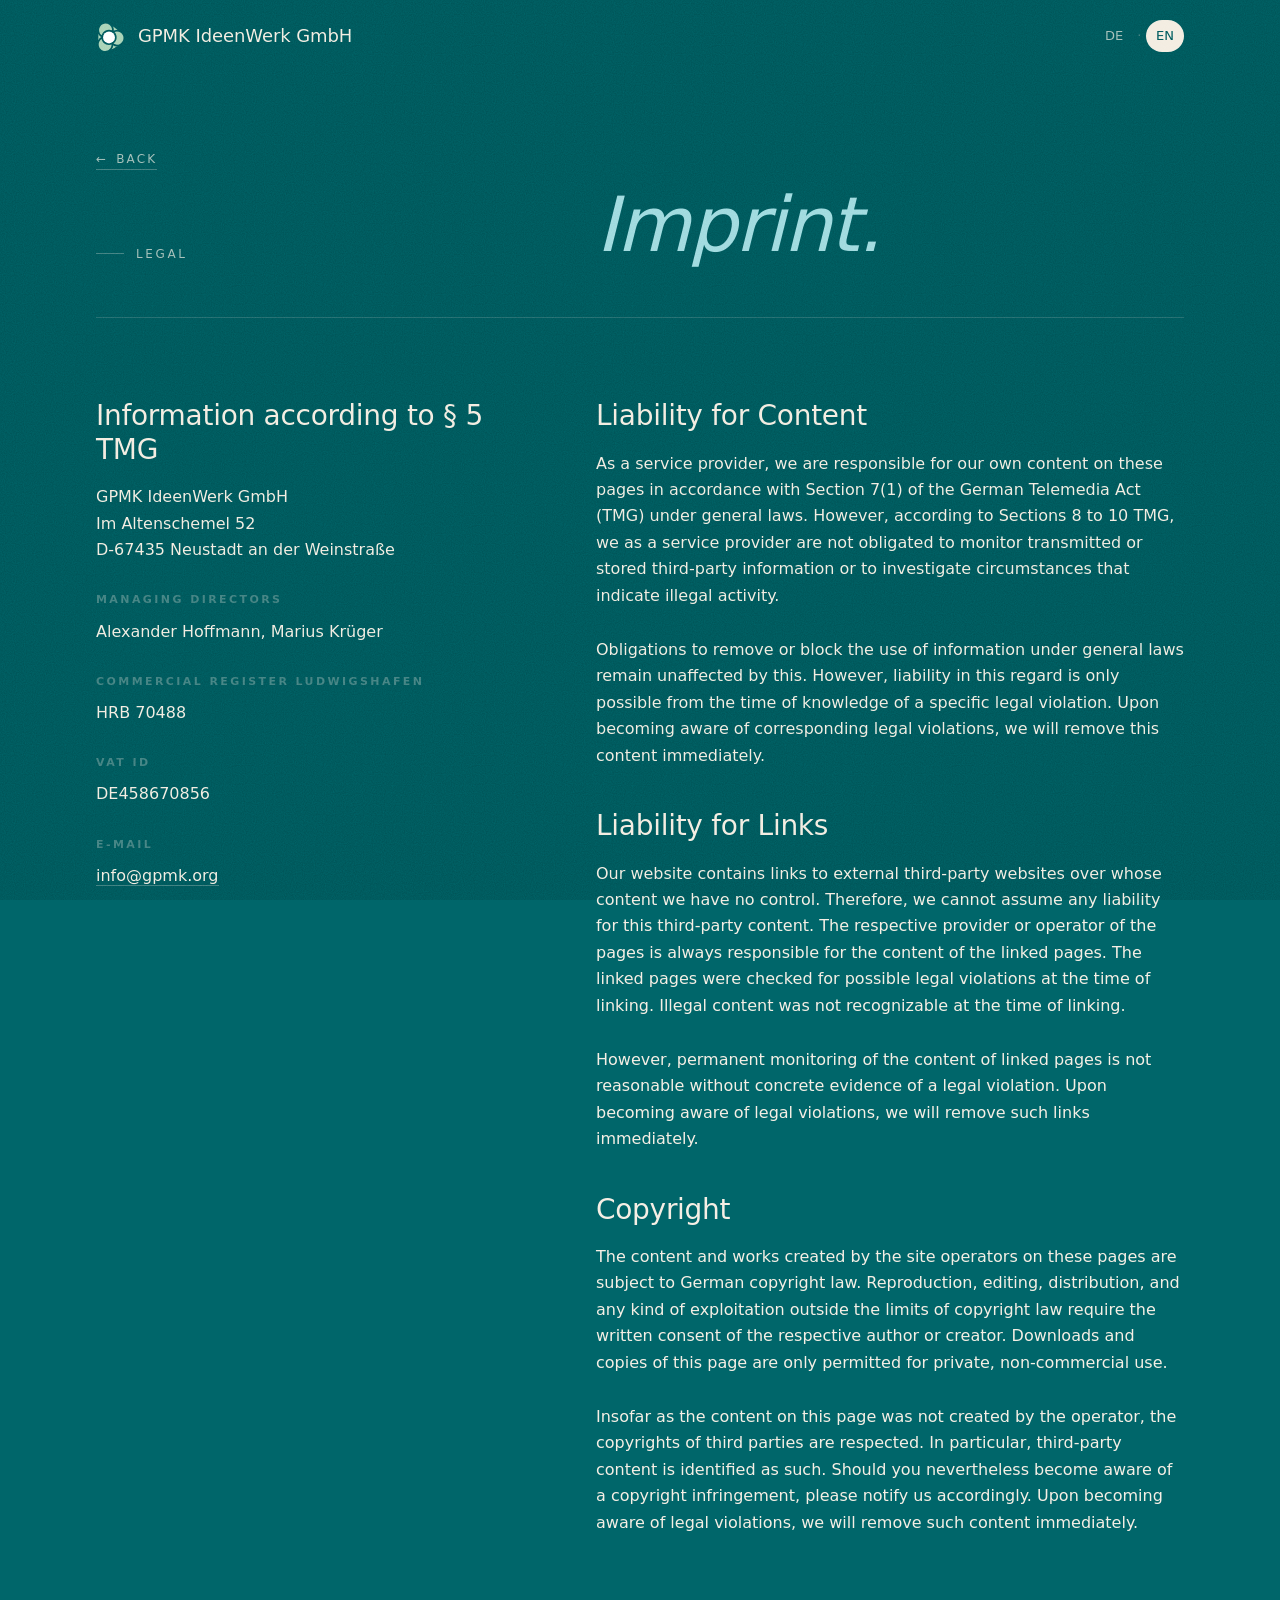
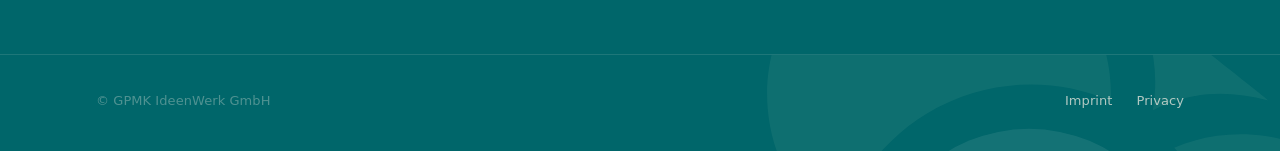
<file: impressum.html>
<!doctype html>
<html lang="de">
<head>
  <meta charset="utf-8" />
  <meta name="viewport" content="width=device-width, initial-scale=1" />
  <title>Impressum — GPMK IdeenWerk GmbH</title>
  <meta name="description" content="Impressum und Anbieterkennzeichnung der GPMK IdeenWerk GmbH." />
  <meta name="theme-color" content="#00666A" />
  <meta name="robots" content="index, follow" />

  <meta property="og:title" content="Impressum — GPMK IdeenWerk GmbH" />
  <meta property="og:description" content="Impressum und Anbieterkennzeichnung der GPMK IdeenWerk GmbH." />
  <meta property="og:type" content="website" />
  <meta property="og:url" content="https://gpmk.org/impressum.html" />
  <meta property="og:image" content="https://gpmk.org/assets/og-image.png" />
  <meta property="og:image:width" content="1200" />
  <meta property="og:image:height" content="630" />
  <meta property="og:image:type" content="image/png" />

  <meta name="twitter:card" content="summary_large_image" />
  <meta name="twitter:image" content="https://gpmk.org/assets/og-image.png" />

  <link rel="icon" type="image/svg+xml" href="assets/gpmk-logo.svg" />

  <link rel="stylesheet" href="styles.css" />
</head>
<body>

  <div class="grain" aria-hidden="true"></div>

  <header class="site" id="siteHeader">
    <div class="container header-inner">
      <a href="/" class="brand reveal-fade d1" aria-label="GPMK IdeenWerk GmbH">
        <img src="assets/gpmk-logo-dark.svg" alt="" class="brand-mark" />
        <span class="word">GPMK IdeenWerk GmbH</span>
      </a>
      <nav class="lang-toggle reveal-fade d1" aria-label="Sprache wählen">
        <button type="button" data-lang="de" aria-pressed="true">DE</button>
        <span class="sep" aria-hidden="true">·</span>
        <button type="button" data-lang="en" aria-pressed="false">EN</button>
      </nav>
    </div>
  </header>

  <main class="subpage legal">
    <div class="container">

      <a href="/" class="back-link reveal-fade d1">
        <span class="arrow" aria-hidden="true">←</span>
        <span>
          <span class="lang-block" data-lang="de">Zurück</span>
          <span class="lang-block" data-lang="en">Back</span>
        </span>
      </a>

      <div class="subpage-head">
        <span class="eyebrow reveal d2">
          <span class="lang-block" data-lang="de">Rechtliches</span>
          <span class="lang-block" data-lang="en">Legal</span>
        </span>
        <h1 class="reveal d3">
          <span class="lang-block" data-lang="de"><em>Impressum.</em></span>
          <span class="lang-block" data-lang="en"><em>Imprint.</em></span>
        </h1>
      </div>

      <div class="legal-grid reveal-fade d4">

        <div class="legal-block">
          <h2>
            <span class="lang-block" data-lang="de">Angaben gemäß § 5 TMG</span>
            <span class="lang-block" data-lang="en">Information according to § 5 TMG</span>
          </h2>
          <p>
            GPMK IdeenWerk GmbH<br />
            Im Altenschemel 52<br />
            D-67435 Neustadt an der Weinstraße
          </p>

          <h3>
            <span class="lang-block" data-lang="de">Geschäftsführer</span>
            <span class="lang-block" data-lang="en">Managing Directors</span>
          </h3>
          <p>Alexander Hoffmann, Marius Krüger</p>

          <h3>
            <span class="lang-block" data-lang="de">Handelsregister Ludwigshafen</span>
            <span class="lang-block" data-lang="en">Commercial Register Ludwigshafen</span>
          </h3>
          <p>HRB 70488</p>

          <h3>
            <span class="lang-block" data-lang="de">USt-ID</span>
            <span class="lang-block" data-lang="en">VAT ID</span>
          </h3>
          <p>DE458670856</p>

          <h3>E-Mail</h3>
          <p><a href="mailto:info@gpmk.org">info@gpmk.org</a></p>
        </div>

        <div class="legal-block">
          <h2>
            <span class="lang-block" data-lang="de">Haftung für Inhalte</span>
            <span class="lang-block" data-lang="en">Liability for Content</span>
          </h2>
          <p>
            <span class="lang-block" data-lang="de">Als Diensteanbieter sind wir gemäß § 7 Abs. 1 TMG für eigene Inhalte auf diesen Seiten nach den allgemeinen Gesetzen verantwortlich. Nach §§ 8 bis 10 TMG sind wir als Diensteanbieter jedoch nicht verpflichtet, übermittelte oder gespeicherte fremde Informationen zu überwachen oder nach Umständen zu forschen, die auf eine rechtswidrige Tätigkeit hinweisen.</span>
            <span class="lang-block" data-lang="en">As a service provider, we are responsible for our own content on these pages in accordance with Section 7(1) of the German Telemedia Act (TMG) under general laws. However, according to Sections 8 to 10 TMG, we as a service provider are not obligated to monitor transmitted or stored third-party information or to investigate circumstances that indicate illegal activity.</span>
          </p>
          <p>
            <span class="lang-block" data-lang="de">Verpflichtungen zur Entfernung oder Sperrung der Nutzung von Informationen nach den allgemeinen Gesetzen bleiben hiervon unberührt. Eine diesbezügliche Haftung ist jedoch erst ab dem Zeitpunkt der Kenntnis einer konkreten Rechtsverletzung möglich. Bei Bekanntwerden von entsprechenden Rechtsverletzungen werden wir diese Inhalte umgehend entfernen.</span>
            <span class="lang-block" data-lang="en">Obligations to remove or block the use of information under general laws remain unaffected by this. However, liability in this regard is only possible from the time of knowledge of a specific legal violation. Upon becoming aware of corresponding legal violations, we will remove this content immediately.</span>
          </p>

          <h2>
            <span class="lang-block" data-lang="de">Haftung für Links</span>
            <span class="lang-block" data-lang="en">Liability for Links</span>
          </h2>
          <p>
            <span class="lang-block" data-lang="de">Unser Angebot enthält Links zu externen Webseiten Dritter, auf deren Inhalte wir keinen Einfluss haben. Deshalb können wir für diese fremden Inhalte auch keine Gewähr übernehmen. Für die Inhalte der verlinkten Seiten ist stets der jeweilige Anbieter oder Betreiber der Seiten verantwortlich. Die verlinkten Seiten wurden zum Zeitpunkt der Verlinkung auf mögliche Rechtsverstöße überprüft. Rechtswidrige Inhalte waren zum Zeitpunkt der Verlinkung nicht erkennbar.</span>
            <span class="lang-block" data-lang="en">Our website contains links to external third-party websites over whose content we have no control. Therefore, we cannot assume any liability for this third-party content. The respective provider or operator of the pages is always responsible for the content of the linked pages. The linked pages were checked for possible legal violations at the time of linking. Illegal content was not recognizable at the time of linking.</span>
          </p>
          <p>
            <span class="lang-block" data-lang="de">Eine permanente inhaltliche Kontrolle der verlinkten Seiten ist jedoch ohne konkrete Anhaltspunkte einer Rechtsverletzung nicht zumutbar. Bei Bekanntwerden von Rechtsverletzungen werden wir derartige Links umgehend entfernen.</span>
            <span class="lang-block" data-lang="en">However, permanent monitoring of the content of linked pages is not reasonable without concrete evidence of a legal violation. Upon becoming aware of legal violations, we will remove such links immediately.</span>
          </p>

          <h2>
            <span class="lang-block" data-lang="de">Urheberrecht</span>
            <span class="lang-block" data-lang="en">Copyright</span>
          </h2>
          <p>
            <span class="lang-block" data-lang="de">Die durch die Seitenbetreiber erstellten Inhalte und Werke auf diesen Seiten unterliegen dem deutschen Urheberrecht. Die Vervielfältigung, Bearbeitung, Verbreitung und jede Art der Verwertung außerhalb der Grenzen des Urheberrechtes bedürfen der schriftlichen Zustimmung des jeweiligen Autors bzw. Erstellers. Downloads und Kopien dieser Seite sind nur für den privaten, nicht kommerziellen Gebrauch gestattet.</span>
            <span class="lang-block" data-lang="en">The content and works created by the site operators on these pages are subject to German copyright law. Reproduction, editing, distribution, and any kind of exploitation outside the limits of copyright law require the written consent of the respective author or creator. Downloads and copies of this page are only permitted for private, non-commercial use.</span>
          </p>
          <p>
            <span class="lang-block" data-lang="de">Soweit die Inhalte auf dieser Seite nicht vom Betreiber erstellt wurden, werden die Urheberrechte Dritter beachtet. Insbesondere werden Inhalte Dritter als solche gekennzeichnet. Sollten Sie trotzdem auf eine Urheberrechtsverletzung aufmerksam werden, bitten wir um einen entsprechenden Hinweis. Bei Bekanntwerden von Rechtsverletzungen werden wir derartige Inhalte umgehend entfernen.</span>
            <span class="lang-block" data-lang="en">Insofar as the content on this page was not created by the operator, the copyrights of third parties are respected. In particular, third-party content is identified as such. Should you nevertheless become aware of a copyright infringement, please notify us accordingly. Upon becoming aware of legal violations, we will remove such content immediately.</span>
          </p>
        </div>

      </div>
    </div>
  </main>

  <footer class="site">
    <div class="watermark" aria-hidden="true"></div>
    <div class="container footer-inner">
      <span>© GPMK IdeenWerk GmbH</span>
      <div class="footer-links">
        <a href="impressum.html" aria-current="page">
          <span class="lang-block" data-lang="de">Impressum</span>
          <span class="lang-block" data-lang="en">Imprint</span>
        </a>
        <a href="datenschutz.html">
          <span class="lang-block" data-lang="de">Datenschutz</span>
          <span class="lang-block" data-lang="en">Privacy</span>
        </a>
      </div>
    </div>
  </footer>

  <script src="script.js"></script>

</body>
</html>
</file>
<file: styles.css>
:root {
  --bg: #00666a;
  --bg-deep: #00585c;
  --bg-darkest: #004c50;
  --ink: #f5efe5;
  --ink-soft: rgba(245, 239, 229, 0.72);
  --ink-faint: rgba(245, 239, 229, 0.32);
  --accent: #abdfe3;

  --font-display: -apple-system, BlinkMacSystemFont, "SF Pro Display", "SF Pro Text", "Helvetica Neue", "Segoe UI", system-ui, sans-serif;
  --font-body: -apple-system, BlinkMacSystemFont, "SF Pro Text", "SF Pro Display", "Helvetica Neue", "Segoe UI", system-ui, sans-serif;

  --container: 1200px;
  --pad-x: clamp(22px, 5vw, 56px);
  --header-h: 72px;

  --ease: cubic-bezier(0.2, 0.8, 0.2, 1);
}

*, *::before, *::after { box-sizing: border-box; }
html, body { margin: 0; padding: 0; }

html {
  background: var(--bg);
  scroll-behavior: smooth;
  overscroll-behavior-y: none;
}

body {
  font-family: var(--font-body);
  font-weight: 400;
  font-size: 17px;
  line-height: 1.55;
  color: var(--ink);
  background: var(--bg);
  -webkit-font-smoothing: antialiased;
  -moz-osx-font-smoothing: grayscale;
  text-rendering: optimizeLegibility;
  overflow-x: hidden;
  overscroll-behavior-y: none;
  position: relative;
  min-height: 100vh;
  display: flex;
  flex-direction: column;
}

main { flex: 1 0 auto; }

a { color: inherit; text-decoration: none; }

::selection { background: var(--ink); color: var(--bg); }

/* ---------- Atmospheric overlays ---------- */

.grain {
  position: fixed;
  inset: 0;
  pointer-events: none;
  z-index: 100;
  opacity: 0.45;
  mix-blend-mode: overlay;
  background-image: url("data:image/svg+xml;utf8,<svg xmlns='http://www.w3.org/2000/svg' width='240' height='240'><filter id='n'><feTurbulence type='fractalNoise' baseFrequency='0.9' numOctaves='2' stitchTiles='stitch'/><feColorMatrix values='0 0 0 0 0  0 0 0 0 0  0 0 0 0 0  0 0 0 0.45 0'/></filter><rect width='100%25' height='100%25' filter='url(%23n)'/></svg>");
}

.watermark {
  position: absolute;
  bottom: -22vmin;
  right: -22vmin;
  width: 88vmin;
  height: 88vmin;
  will-change: transform;
  pointer-events: none;
  z-index: 0;
  opacity: 0.06;
  background-image: url("assets/gpmk-logo-dark.svg");
  background-size: contain;
  background-repeat: no-repeat;
  background-position: center;
  filter: blur(0.3px);
}

.vignette {
  display: none;
}

/* ---------- Layout ---------- */

.container {
  max-width: var(--container);
  margin: 0 auto;
  padding-left: var(--pad-x);
  padding-right: var(--pad-x);
  position: relative;
  z-index: 1;
}

/* ---------- Header ---------- */

header.site {
  position: fixed;
  top: 0; left: 0; right: 0;
  z-index: 50;
  height: var(--header-h);
  transition: backdrop-filter .25s var(--ease), background-color .25s var(--ease);
}

header.site.is-scrolled {
  background: rgba(0, 78, 82, 0.55);
  backdrop-filter: saturate(140%) blur(14px);
  -webkit-backdrop-filter: saturate(140%) blur(14px);
}

.header-inner {
  display: flex;
  align-items: center;
  justify-content: space-between;
  height: 100%;
}

.brand {
  display: inline-flex;
  align-items: center;
  gap: 12px;
  font-family: var(--font-display);
  font-weight: 500;
  font-size: 18px;
  letter-spacing: -0.005em;
  color: var(--ink);
}

.brand-mark {
  width: 30px;
  height: 30px;
  display: block;
}

.lang-toggle {
  display: inline-flex;
  align-items: center;
  gap: 4px;
  font-family: var(--font-body);
  font-size: 13px;
  font-weight: 500;
  letter-spacing: 0.05em;
  color: var(--ink-soft);
}

.lang-toggle button {
  appearance: none;
  background: transparent;
  border: 0;
  padding: 6px 10px;
  font: inherit;
  color: inherit;
  cursor: pointer;
  border-radius: 999px;
  transition: color .2s var(--ease), background-color .2s var(--ease);
}

.lang-toggle button:hover { color: var(--ink); }

.lang-toggle button[aria-pressed="true"] {
  color: var(--bg);
  background: var(--ink);
}

.lang-toggle .sep { color: var(--ink-faint); user-select: none; }

/* ---------- Eyebrow ---------- */

.eyebrow {
  display: inline-flex;
  align-items: center;
  gap: 12px;
  font-family: var(--font-body);
  font-size: 12px;
  font-weight: 500;
  letter-spacing: 0.22em;
  text-transform: uppercase;
  color: var(--ink-soft);
}

.eyebrow::before {
  content: "";
  display: inline-block;
  width: 28px;
  height: 1px;
  background: var(--ink-faint);
}

/* ---------- Hero ---------- */

.hero {
  min-height: 100svh;
  display: flex;
  align-items: center;
  padding-top: calc(var(--header-h) + 8px);
  padding-bottom: clamp(48px, 8vh, 96px);
  position: relative;
  overflow: hidden;
}

.hero .container { width: 100%; }

.hero-grid {
  display: grid;
  grid-template-columns: 1fr;
  gap: clamp(36px, 6vh, 64px);
}

.hero-eyebrow-row {
  display: flex;
  justify-content: space-between;
  align-items: baseline;
  gap: 24px;
}

.hero-meta {
  font-family: var(--font-body);
  font-size: 12px;
  font-weight: 500;
  letter-spacing: 0.22em;
  text-transform: uppercase;
  color: var(--ink-faint);
  font-variant-numeric: tabular-nums;
}

h1.headline {
  font-family: var(--font-display);
  font-size: clamp(52px, 10vw, 142px);
  line-height: 0.96;
  letter-spacing: -0.025em;
  font-weight: 500;
  margin: 0;
  max-width: 14ch;
  color: var(--ink);
}

h1.headline em {
  font-style: italic;
  font-weight: 500;
  color: var(--accent);
}

.hero-prose {
  max-width: 44ch;
  display: flex;
  flex-direction: column;
  gap: 14px;
}

.lead {
  font-family: var(--font-body);
  font-size: clamp(19px, 1.9vw, 23px);
  line-height: 1.45;
  font-weight: 400;
  color: var(--ink);
  margin: 0;
  letter-spacing: -0.005em;
}

.lead-tail {
  font-family: var(--font-display);
  font-style: italic;
  font-weight: 400;
  font-size: clamp(20px, 2vw, 26px);
  line-height: 1.4;
  color: var(--accent);
  margin: 0;
  letter-spacing: -0.01em;
}

.cta {
  align-self: start;
  display: inline-flex;
  align-items: center;
  gap: 14px;
  padding: 14px 26px 14px 28px;
  border: 1px solid rgba(245,239,229,0.35);
  color: var(--ink);
  border-radius: 999px;
  font-family: var(--font-body);
  font-weight: 500;
  font-size: 14px;
  letter-spacing: 0.04em;
  text-transform: uppercase;
  transition: background-color .3s var(--ease), color .3s var(--ease), border-color .3s var(--ease), transform .3s var(--ease);
  position: relative;
  overflow: hidden;
}

.cta:hover {
  background: var(--ink);
  color: var(--bg);
  border-color: var(--ink);
  transform: translateY(-1px);
}

.cta .arrow { transition: transform .3s var(--ease); }
.cta:hover .arrow { transform: translateX(4px); }

/* ---------- Hero rule (bottom of viewport) ---------- */

.hero-rule {
  position: absolute;
  left: var(--pad-x);
  right: var(--pad-x);
  bottom: 32px;
  display: flex;
  justify-content: space-between;
  align-items: center;
  font-family: var(--font-body);
  font-size: 11px;
  font-weight: 500;
  letter-spacing: 0.22em;
  text-transform: uppercase;
  color: var(--ink-faint);
  pointer-events: none;
}

.hero-rule::before {
  content: "";
  position: absolute;
  left: 0; right: 0;
  top: -16px;
  height: 1px;
  background: var(--ink-faint);
}

/* ---------- Section: was wir tun ---------- */

section.work {
  padding: clamp(96px, 14vh, 160px) 0 clamp(80px, 10vh, 120px);
  position: relative;
}

section.work::before {
  content: "";
  position: absolute;
  left: var(--pad-x);
  right: var(--pad-x);
  top: 0;
  height: 1px;
  background: rgba(245,239,229,0.14);
}

.section-head {
  display: flex;
  flex-direction: column;
  gap: clamp(24px, 3.5vh, 40px);
  margin-bottom: clamp(48px, 8vh, 80px);
}

.section-head .section-title {
  font-family: var(--font-display);
  font-weight: 500;
  font-size: clamp(40px, 6.5vw, 88px);
  line-height: 1.04;
  letter-spacing: -0.025em;
  margin: 0;
  color: var(--ink);
}

.section-head .section-title em {
  font-style: italic;
  color: var(--accent);
}

.work-grid {
  display: grid;
  grid-template-columns: 1fr;
  gap: 56px 64px;
}

@media (min-width: 760px) {
  .work-grid { grid-template-columns: 1fr 1fr; gap: 72px 80px; }
}

.work-item {
  border-top: 1px solid rgba(245,239,229,0.18);
  padding-top: 28px;
  display: flex;
  flex-direction: column;
  gap: 12px;
}

.work-num {
  font-family: var(--font-body);
  font-size: 11px;
  font-weight: 600;
  letter-spacing: 0.22em;
  text-transform: uppercase;
  color: var(--ink-faint);
  font-variant-numeric: tabular-nums;
}

.work-item h3 {
  font-family: var(--font-display);
  font-weight: 500;
  font-size: clamp(22px, 2.4vw, 30px);
  letter-spacing: -0.015em;
  line-height: 1.15;
  margin: 0 0 4px;
  color: var(--ink);
}

.work-item p {
  margin: 0;
  font-family: var(--font-body);
  color: var(--ink-soft);
  font-size: 16.5px;
  line-height: 1.6;
  max-width: 44ch;
}

.work-item .work-link {
  margin-top: 8px;
  align-self: start;
  display: inline-flex;
  align-items: center;
  gap: 8px;
  font-family: var(--font-body);
  font-size: 13px;
  font-weight: 500;
  letter-spacing: 0.06em;
  text-transform: uppercase;
  color: var(--accent);
  border-bottom: 1px solid rgba(171,223,227,0.4);
  padding-bottom: 2px;
  transition: color .2s var(--ease), border-color .2s var(--ease);
}

.work-item .work-link:hover {
  color: var(--ink);
  border-bottom-color: var(--ink);
}

/* ---------- Section: Kontakt ---------- */

section.contact {
  padding: clamp(96px, 14vh, 160px) 0 clamp(80px, 10vh, 120px);
  position: relative;
}

section.contact::before {
  content: "";
  position: absolute;
  left: var(--pad-x);
  right: var(--pad-x);
  top: 0;
  height: 1px;
  background: rgba(245,239,229,0.14);
}

.contact-grid {
  display: grid;
  grid-template-columns: 1fr;
  gap: 48px;
}

@media (min-width: 760px) {
  .contact-grid {
    grid-template-columns: 1fr 1fr;
    gap: 80px;
  }
}

.contact-headline {
  font-family: var(--font-display);
  font-weight: 500;
  font-size: clamp(36px, 5vw, 64px);
  line-height: 1.05;
  letter-spacing: -0.02em;
  margin: 24px 0 0;
  color: var(--ink);
  max-width: 18ch;
}

.contact-mail-wrap {
  display: flex;
  flex-direction: column;
  gap: 16px;
}

.contact-mail {
  font-family: var(--font-display);
  font-style: italic;
  font-weight: 400;
  font-size: clamp(28px, 4vw, 52px);
  line-height: 1.1;
  letter-spacing: -0.02em;
  color: var(--accent);
  position: relative;
  align-self: start;
}

.contact-mail::after {
  content: "";
  position: absolute;
  left: 0; bottom: 4px;
  height: 1px;
  width: 100%;
  background: currentColor;
  transform: scaleX(0);
  transform-origin: left;
  transition: transform .4s var(--ease);
}

.contact-mail:hover::after { transform: scaleX(1); }

.contact-note {
  font-family: var(--font-body);
  font-size: 14px;
  color: var(--ink-soft);
  margin: 0;
  max-width: 32ch;
}

/* ---------- Footer ---------- */

footer.site {
  padding: clamp(28px, 5vw, 36px) 0 clamp(32px, 5vw, 40px);
  font-family: var(--font-body);
  font-weight: 500;
  letter-spacing: 0.005em;
  color: var(--ink-faint);
  border-top: 1px solid rgba(245, 239, 229, 0.12);
  position: relative;
}

.footer-inner {
  display: flex;
  flex-direction: column;
  align-items: flex-start;
  gap: 18px;
}

.footer-inner > span {
  font-size: 13.5px;
  color: var(--ink-faint);
  letter-spacing: 0.005em;
  line-height: 1.45;
}

.footer-links {
  display: flex;
  align-items: center;
  gap: 28px;
}

.footer-links a {
  display: inline-block;
  padding: 6px 0;
  font-size: 14px;
  letter-spacing: 0.005em;
  color: var(--ink-soft);
  transition: color .2s var(--ease);
  position: relative;
}

.footer-links a::after {
  content: "";
  position: absolute;
  left: 0; right: 0;
  bottom: 4px;
  height: 1px;
  background: currentColor;
  transform: scaleX(0);
  transform-origin: left;
  transition: transform .3s var(--ease);
}

.footer-links a:hover {
  color: var(--ink);
}

.footer-links a:hover::after {
  transform: scaleX(1);
}

@media (min-width: 720px) {
  footer.site {
    padding: 36px 0 40px;
  }
  .footer-inner {
    flex-direction: row;
    align-items: center;
    justify-content: space-between;
    gap: 32px;
  }
  .footer-inner > span { font-size: 13px; }
  .footer-links { gap: 24px; }
  .footer-links a {
    font-size: 13px;
    padding: 0;
  }
  .footer-links a::after { bottom: -2px; }
}

/* ---------- Sub-pages (Impressum / Datenschutz) ---------- */

main.subpage {
  padding-top: calc(var(--header-h) + clamp(48px, 8vh, 96px));
  padding-bottom: clamp(80px, 10vh, 128px);
}

.subpage-head {
  display: grid;
  grid-template-columns: 1fr;
  gap: 28px;
  margin-bottom: clamp(56px, 9vh, 96px);
  padding-bottom: clamp(40px, 6vh, 56px);
  border-bottom: 1px solid rgba(245,239,229,0.18);
}

@media (min-width: 760px) {
  .subpage-head {
    grid-template-columns: minmax(0, 1fr) minmax(0, 1.4fr);
    gap: 80px;
    align-items: end;
  }
}

.subpage-head h1 {
  font-family: var(--font-display);
  font-weight: 500;
  font-size: clamp(40px, 6vw, 76px);
  line-height: 1.02;
  letter-spacing: -0.025em;
  margin: 0;
  color: var(--ink);
  max-width: 18ch;
}

.subpage-head h1 em {
  font-style: italic;
  color: var(--accent);
}

.back-link {
  display: inline-flex;
  align-items: center;
  gap: 8px;
  font-family: var(--font-body);
  font-size: 12px;
  font-weight: 500;
  letter-spacing: 0.18em;
  text-transform: uppercase;
  color: var(--ink-soft);
  transition: color .2s var(--ease);
  margin-bottom: 16px;
}

.back-link:hover { color: var(--ink); }
.back-link .arrow { transition: transform .3s var(--ease); display: inline-block; }
.back-link:hover .arrow { transform: translateX(-3px); }

.legal-grid {
  display: grid;
  grid-template-columns: 1fr;
  gap: 56px;
}

@media (min-width: 760px) {
  .legal-grid {
    grid-template-columns: minmax(0, 1fr) minmax(0, 1.4fr);
    gap: 80px;
  }
}

.legal-block { max-width: 56ch; }

.legal-block h2 {
  font-family: var(--font-display);
  font-weight: 500;
  font-size: clamp(22px, 2.2vw, 28px);
  line-height: 1.2;
  letter-spacing: -0.01em;
  margin: 40px 0 18px;
  color: var(--ink);
}

.legal-block > h2:first-of-type {
  margin-top: 0;
}

.legal h3 {
  font-family: var(--font-body);
  font-size: 11px;
  font-weight: 600;
  letter-spacing: 0.22em;
  text-transform: uppercase;
  color: var(--ink-faint);
  margin: 0 0 10px;
}

.legal p {
  margin: 0 0 28px;
  font-family: var(--font-body);
  font-size: 16px;
  line-height: 1.65;
  color: var(--ink);
}

.legal a {
  border-bottom: 1px solid rgba(245,239,229,0.3);
  transition: border-color .2s var(--ease);
}
.legal a:hover { border-bottom-color: var(--ink); }

/* ---------- i18n visibility ---------- */

.lang-block { display: none; }
html[lang="de"] .lang-block[data-lang="de"] { display: inline; }
html[lang="en"] .lang-block[data-lang="en"] { display: inline; }

/* ---------- Page-load reveal ---------- */

@keyframes rise {
  from { opacity: 0; transform: translateY(14px); }
  to   { opacity: 1; transform: translateY(0); }
}

@keyframes fade {
  from { opacity: 0; }
  to   { opacity: 1; }
}

.reveal {
  opacity: 0;
  animation: rise .9s var(--ease) forwards;
}

.reveal-fade {
  opacity: 0;
  animation: fade 1.2s var(--ease) forwards;
}

.d1  { animation-delay: 0.05s; }
.d2  { animation-delay: 0.18s; }
.d3  { animation-delay: 0.36s; }
.d4  { animation-delay: 0.50s; }
.d5  { animation-delay: 0.62s; }
.d6  { animation-delay: 0.74s; }
.d7  { animation-delay: 0.92s; }

@media (prefers-reduced-motion: reduce) {
  .reveal, .reveal-fade {
    animation: none;
    opacity: 1;
  }
  html { scroll-behavior: auto; }
}

/* ---------- Anchor offset ---------- */
section[id] { scroll-margin-top: 96px; }

/* ---------- Light sections (below the hero) ---------- */

section.work {
  background: #ffffff;
  color: #0e1f1f;
  --ink: #0e1f1f;
  --ink-soft: rgba(14, 31, 31, 0.62);
  --ink-faint: rgba(14, 31, 31, 0.4);
  --accent: #00666a;
}

section.work::before {
  background: rgba(14, 31, 31, 0.08);
}

section.work .work-item {
  border-top-color: rgba(14, 31, 31, 0.12);
}

section.work .work-item .work-link {
  border-bottom-color: rgba(0, 102, 106, 0.32);
}

section.work .section-title em {
  color: #008991;
}

/* ---------- Footer (green, parallax watermark) ---------- */

footer.site {
  position: relative;
  overflow: hidden;
}

footer.site .watermark {
  bottom: -55vmin;
  right: -22vmin;
  width: 88vmin;
  height: 88vmin;
  opacity: 0.08;
}

/* ---------- Small screens ---------- */
@media (max-width: 520px) {
  .hero-rule { font-size: 10px; }
  .hero-rule .right { display: none; }
  .brand span.word { display: none; }
}
</file>
